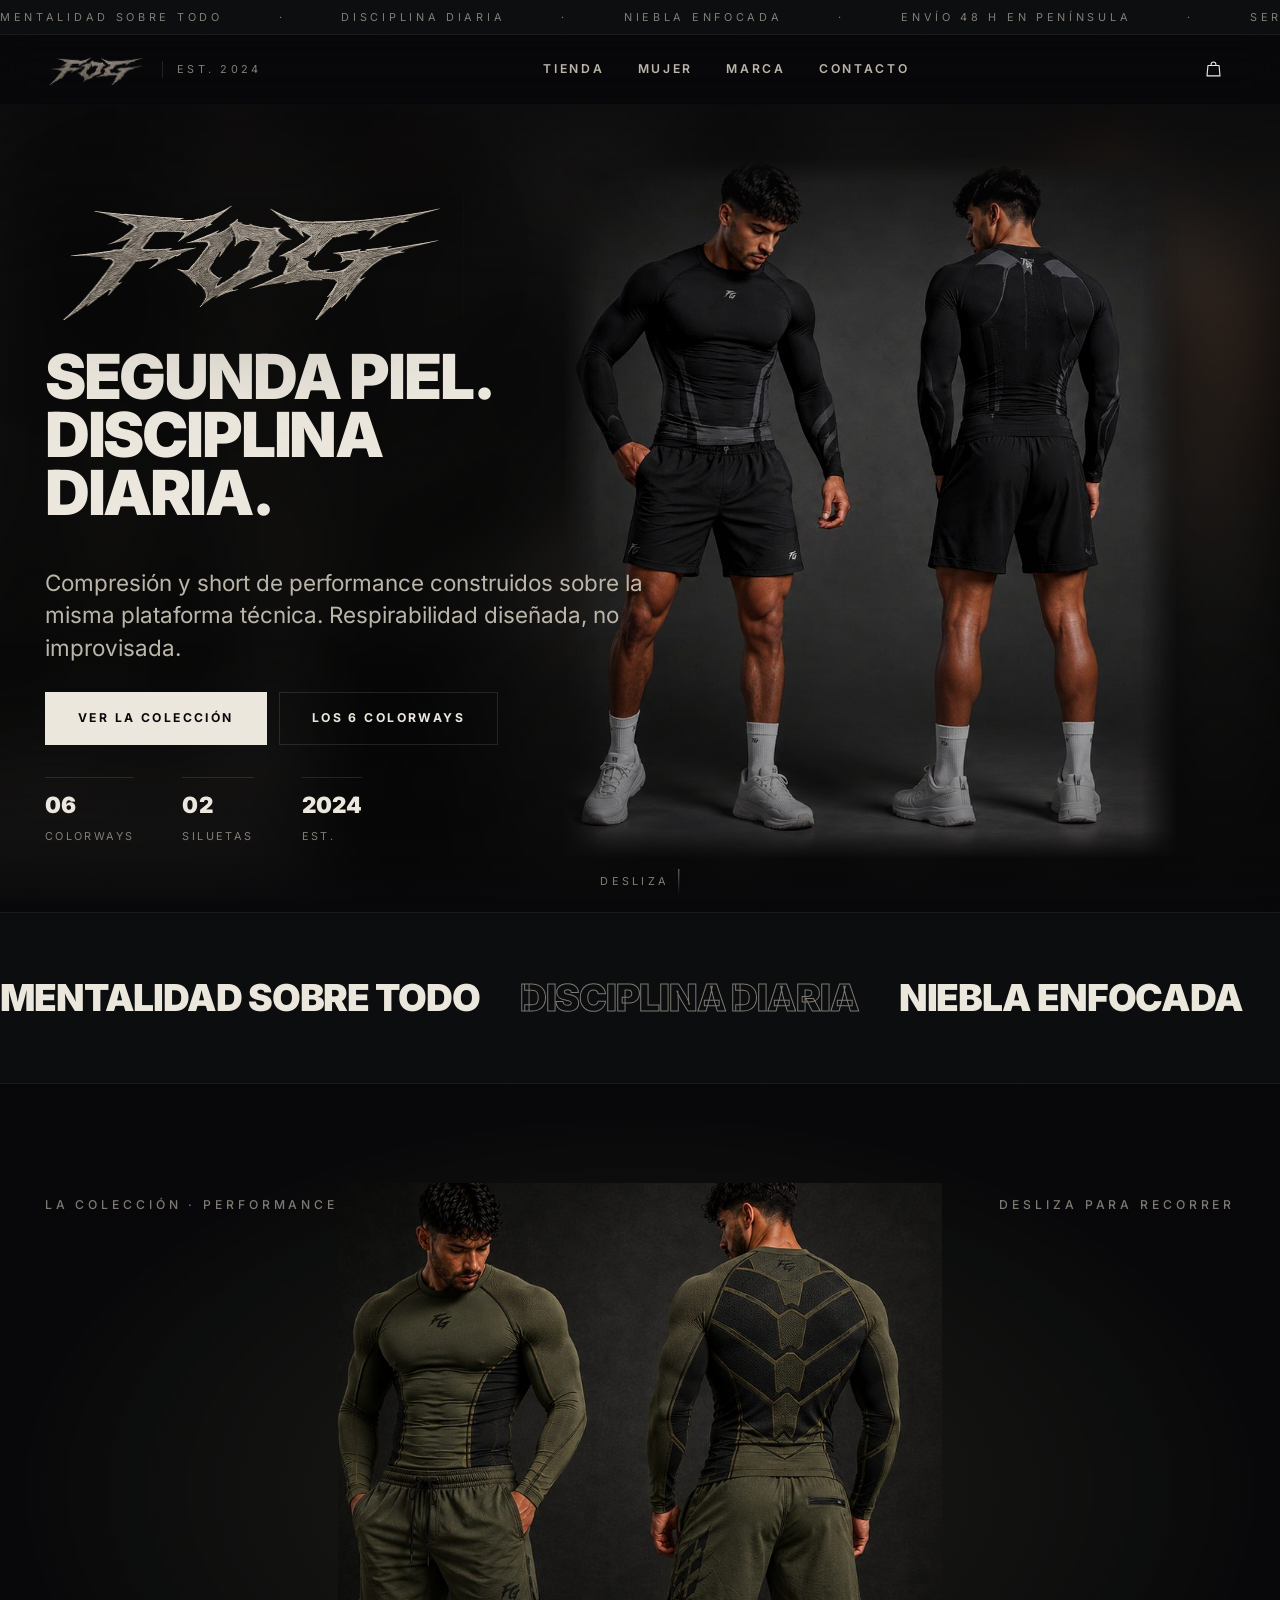
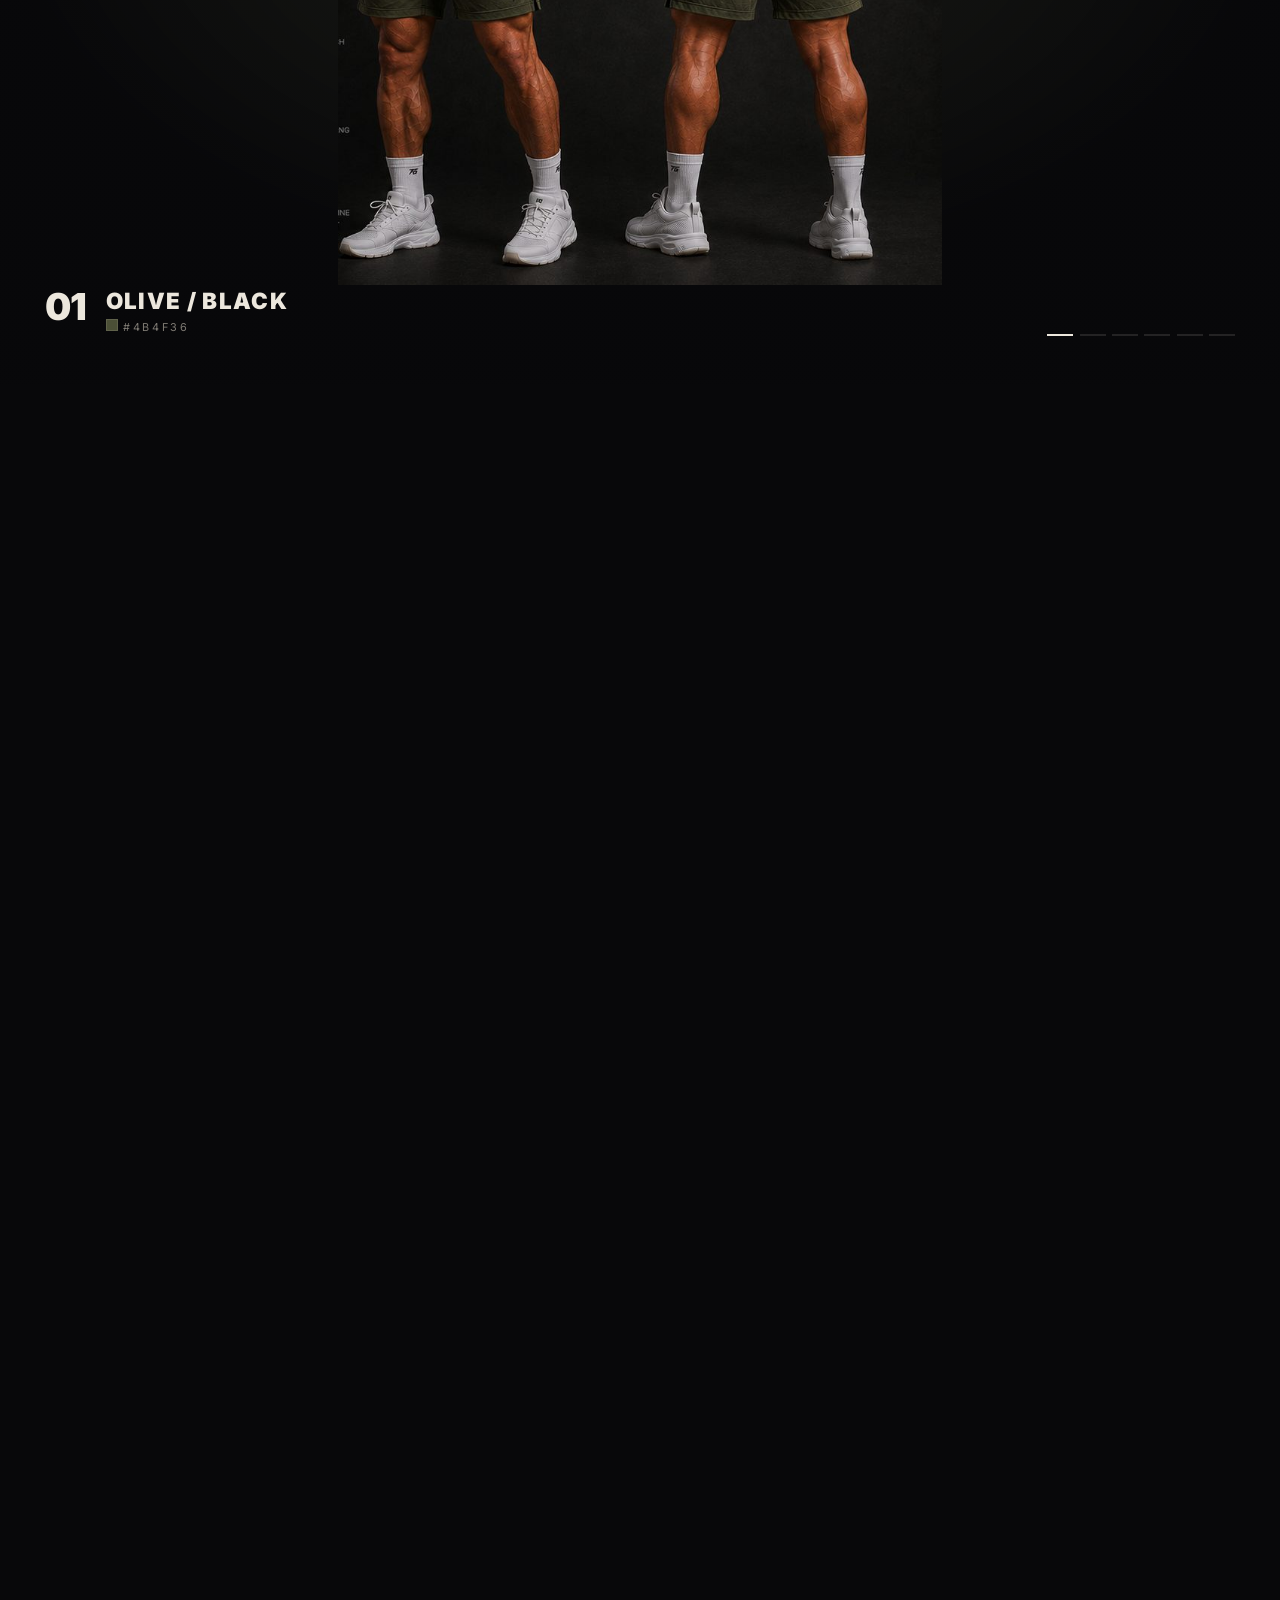
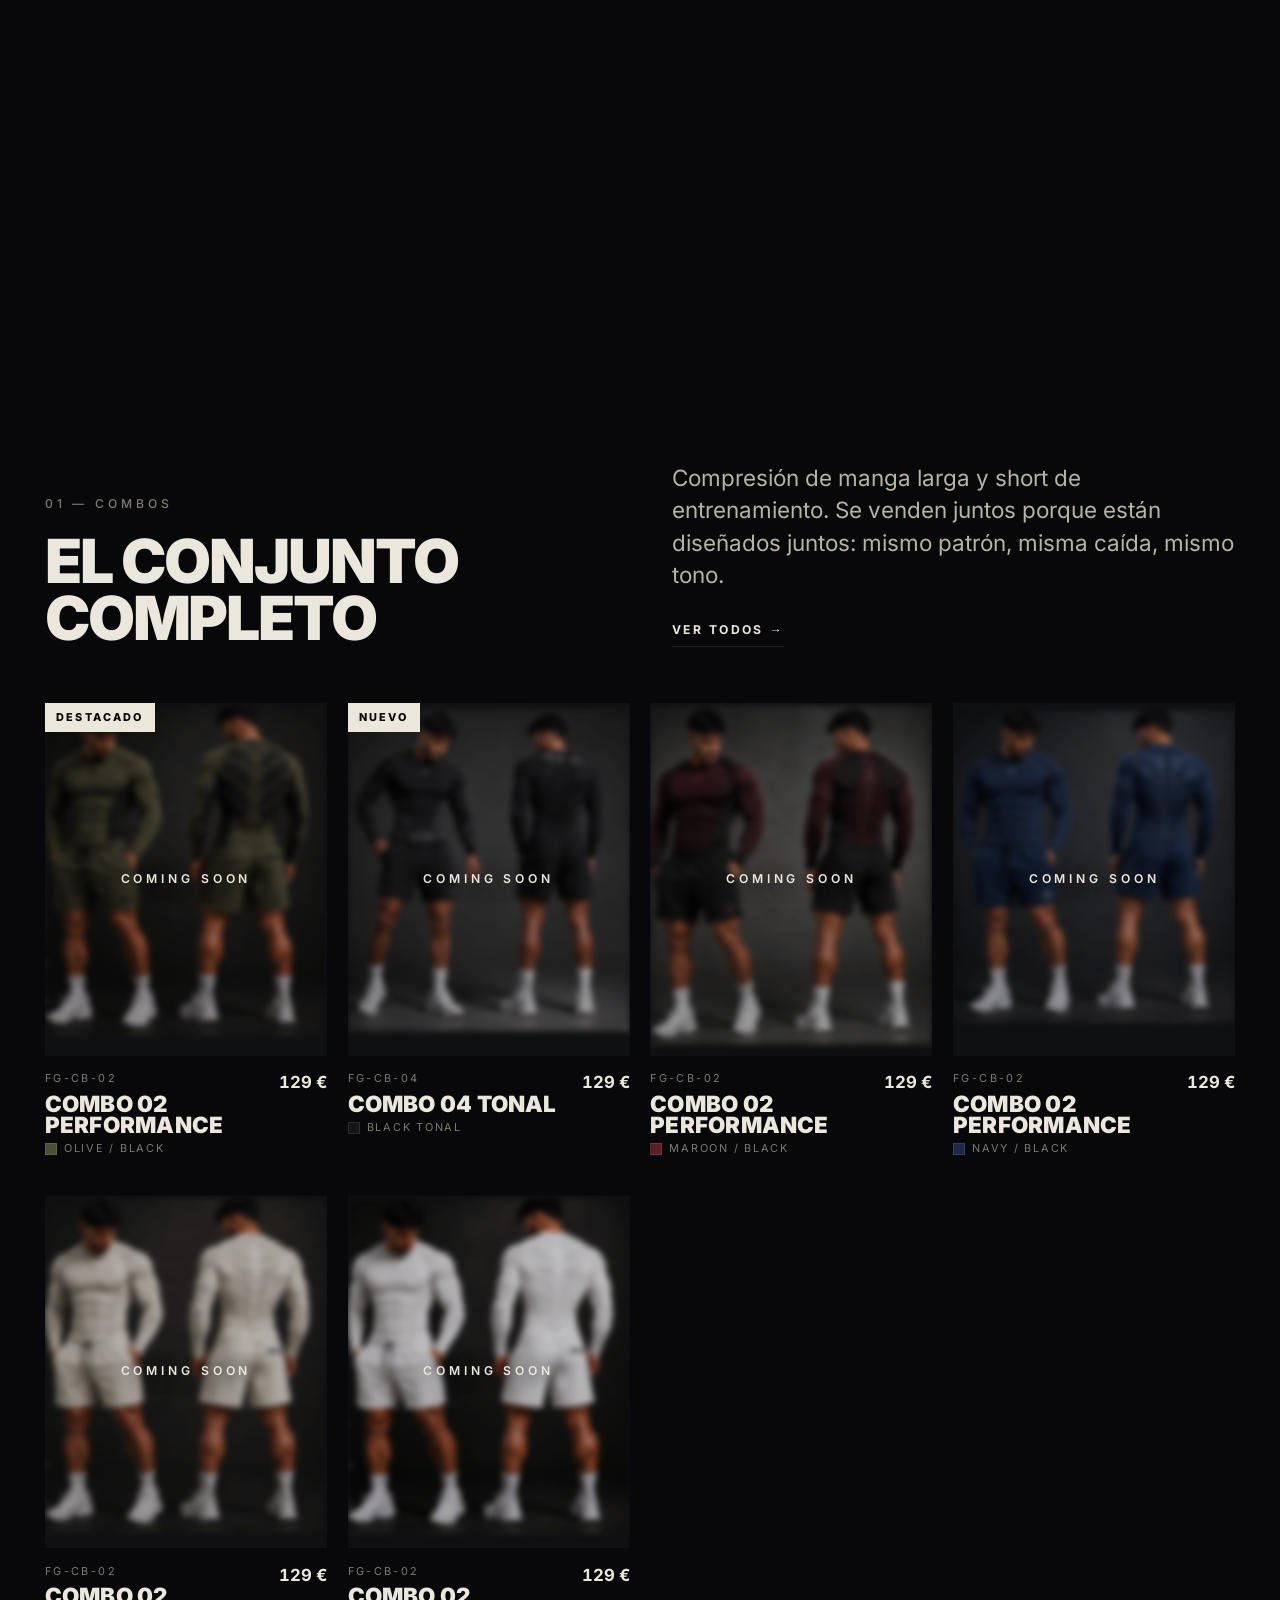
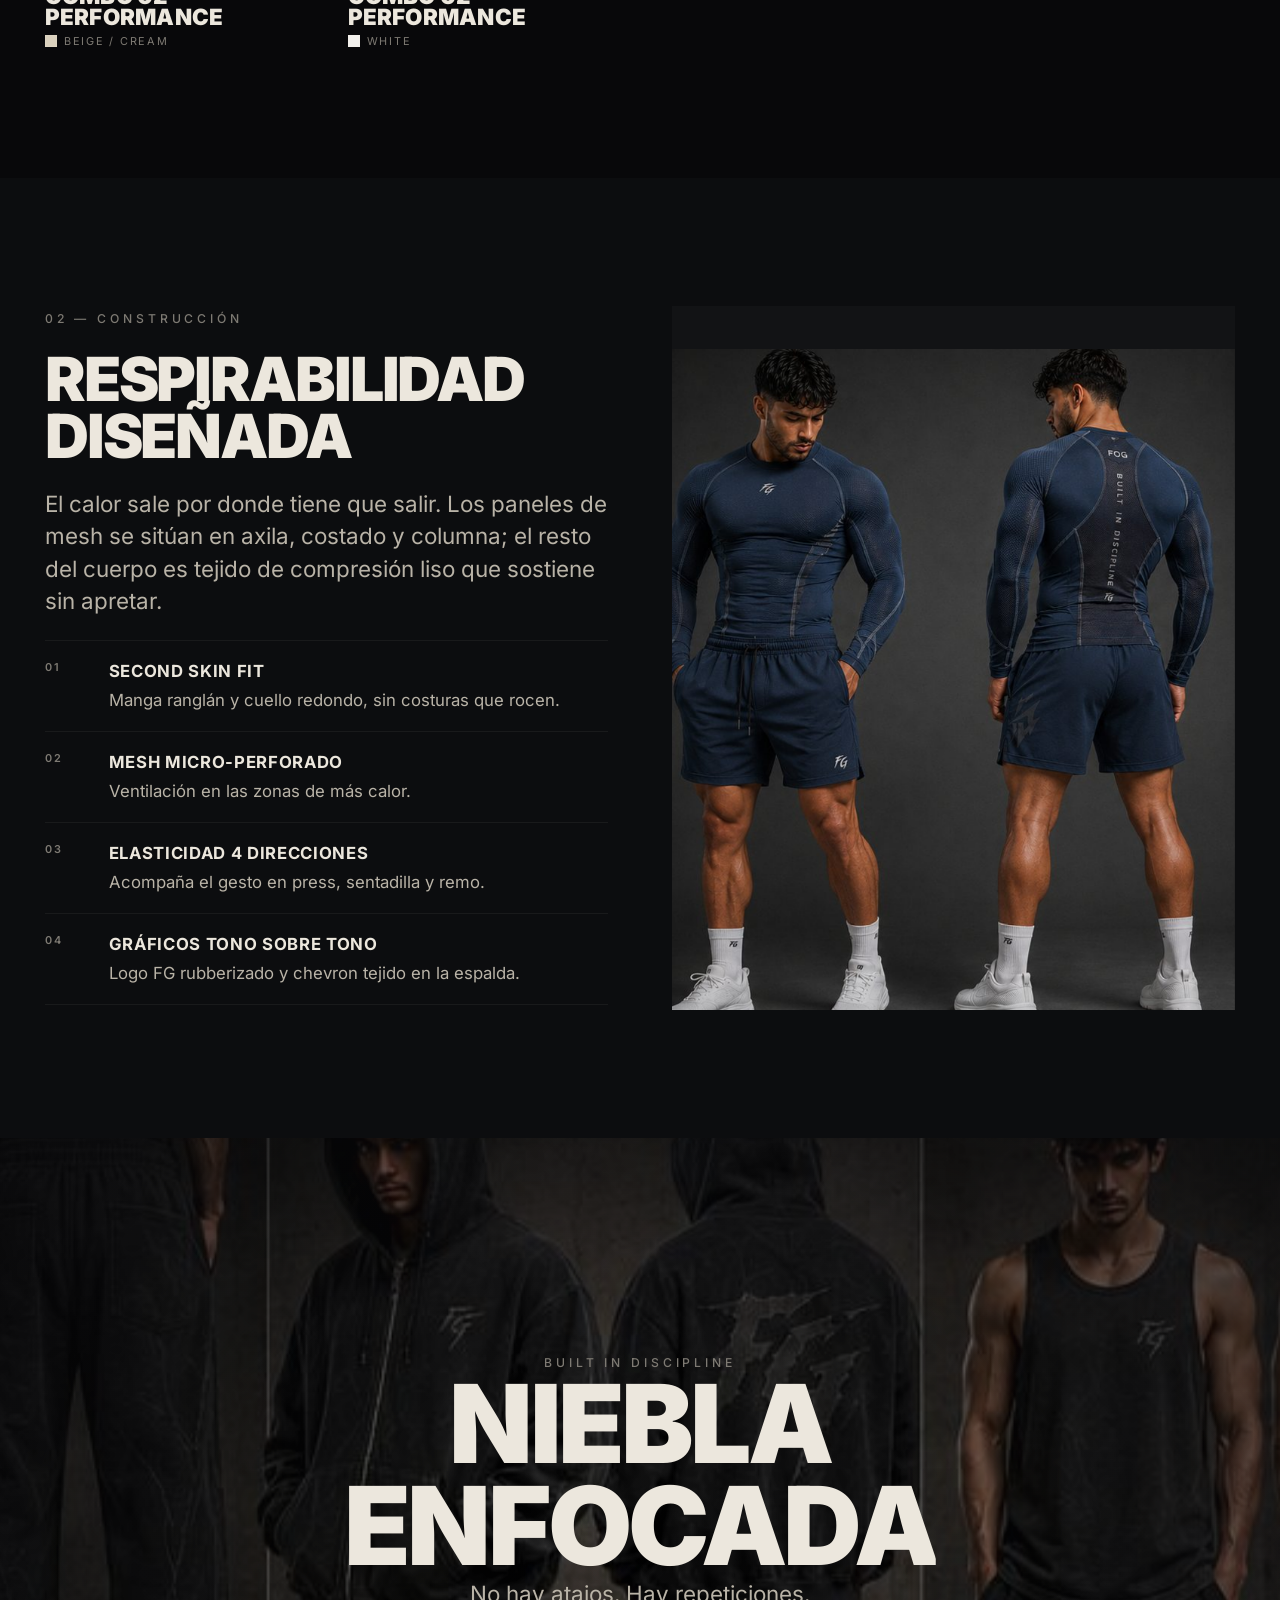
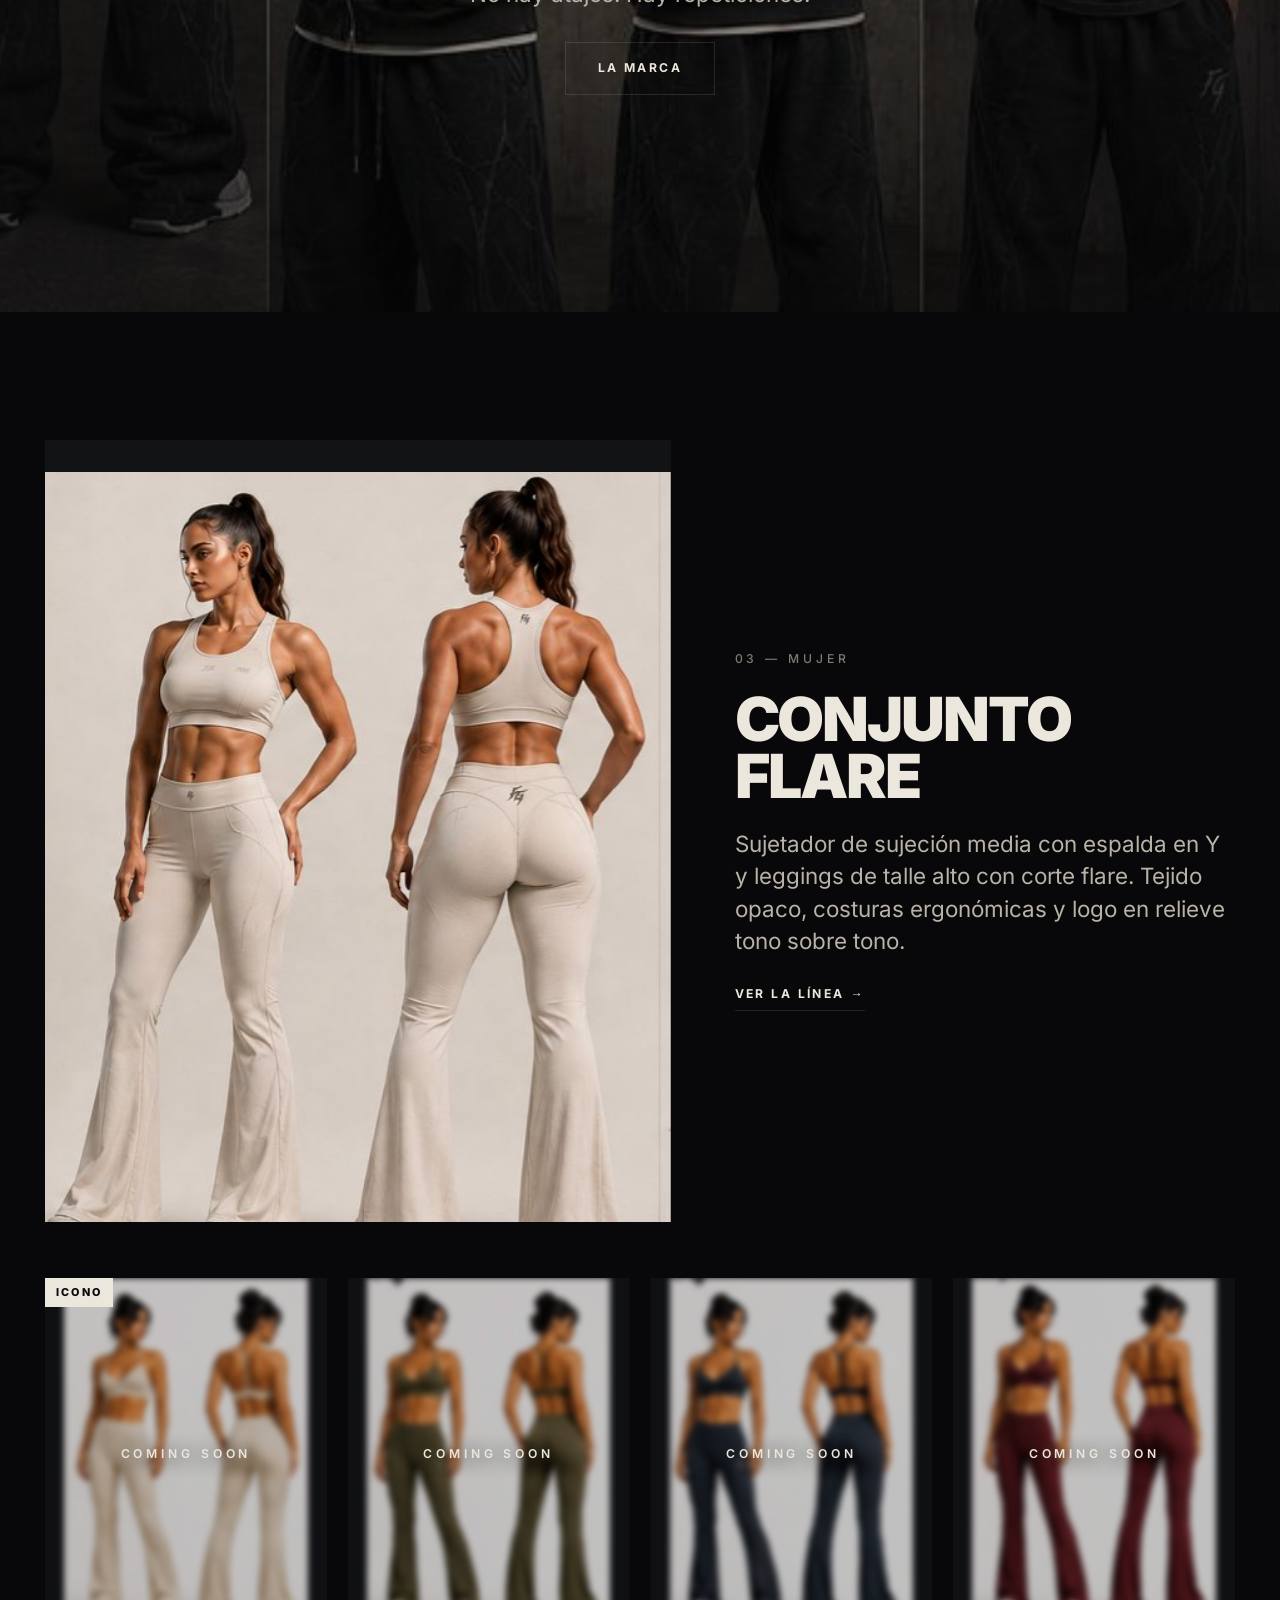
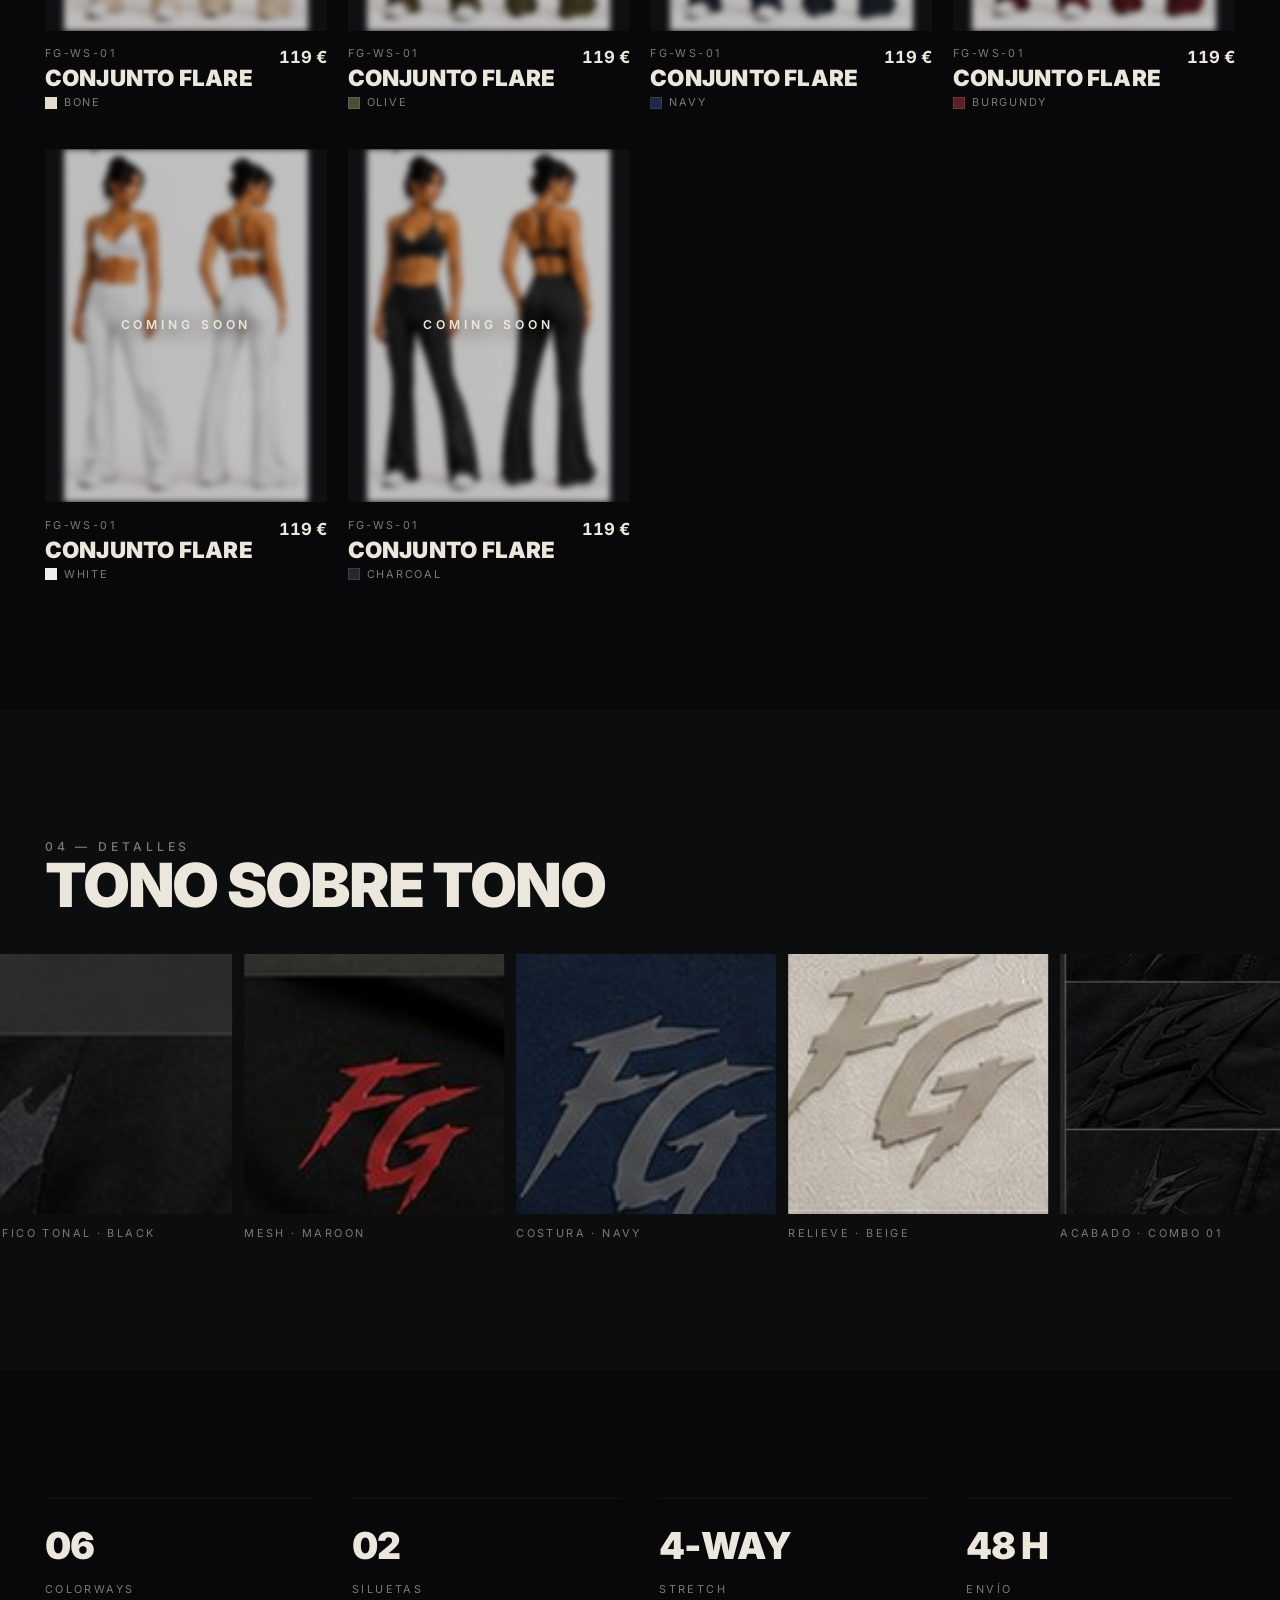
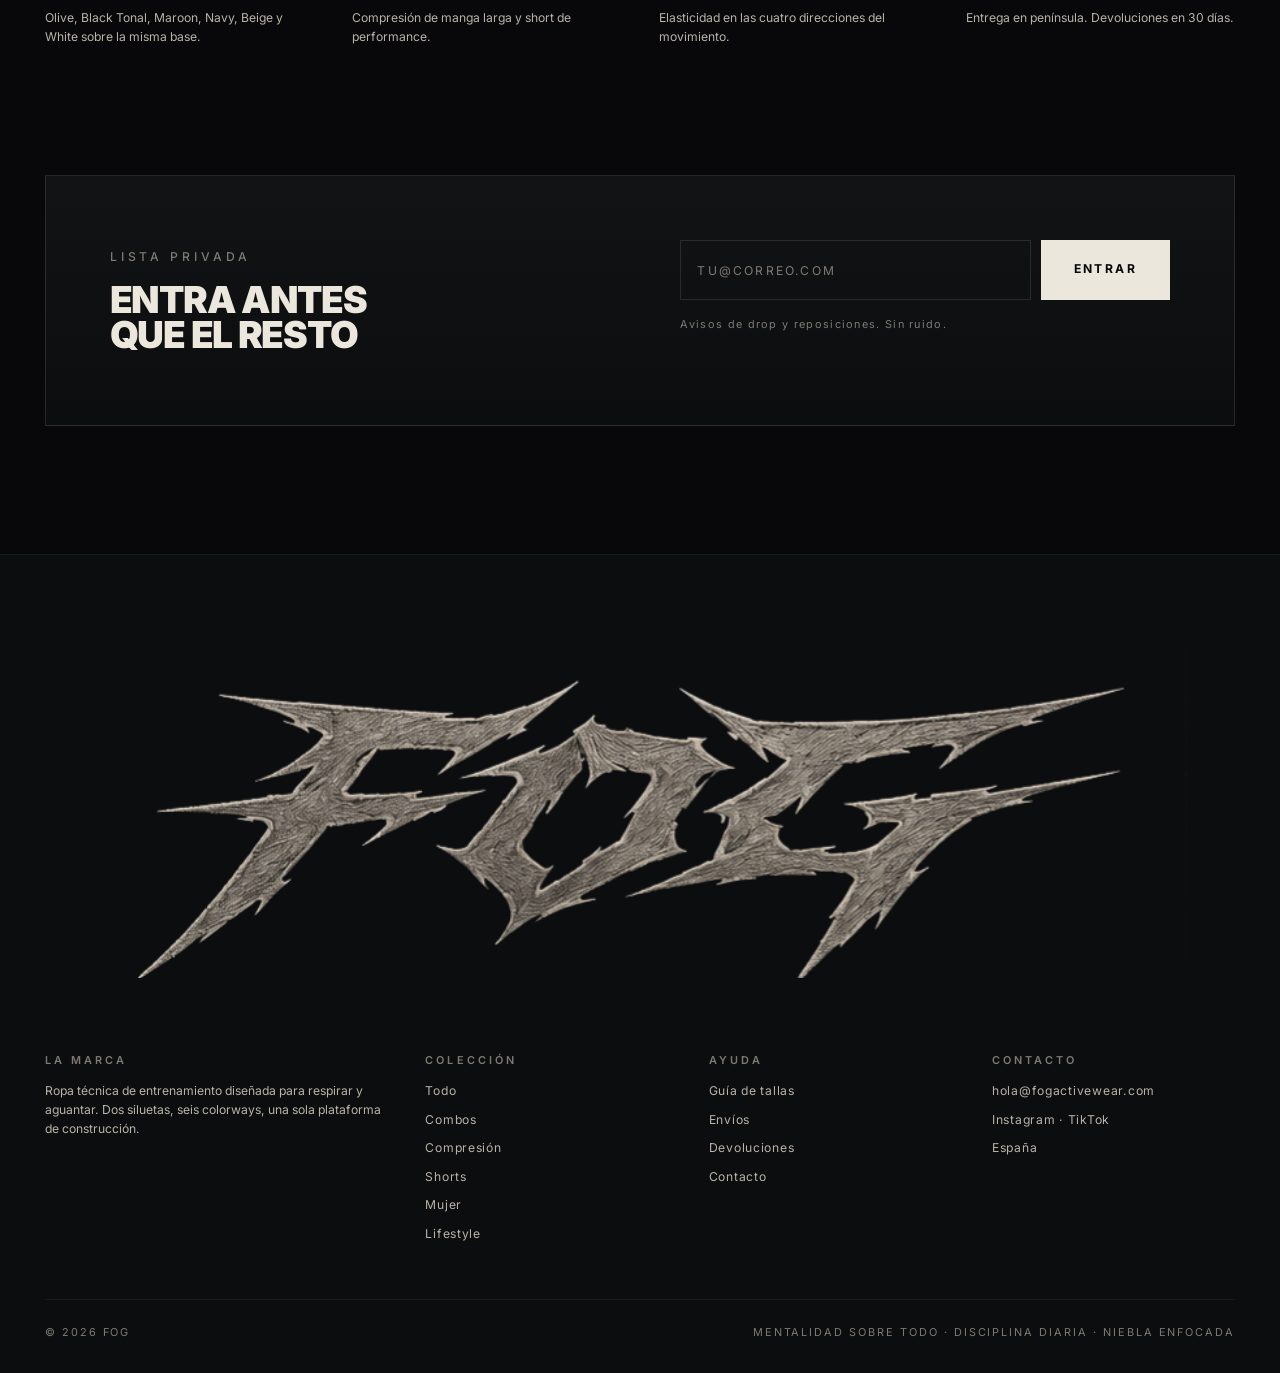
<file: index.html>
<!DOCTYPE html>
<html lang="es">
  <head>
    <meta charset="utf-8" />
    <meta name="viewport" content="width=device-width, initial-scale=1" />
    <title>FOG — Ropa técnica de entrenamiento</title>
    <meta name="description" content="FOG: compresión second skin, shorts de performance y conjuntos de mujer en seis colorways. Mentalidad sobre todo." />
    <meta name="theme-color" content="#08080a" />
    <meta name="color-scheme" content="dark" />
    <link rel="canonical" href="https://fogactivewear.com/" />
    <meta property="og:type" content="website" />
    <meta property="og:title" content="FOG — Ropa técnica de entrenamiento" />
    <meta property="og:description" content="FOG: compresión second skin, shorts de performance y conjuntos de mujer en seis colorways. Mentalidad sobre todo." />
    <meta property="og:url" content="https://fogactivewear.com/" />
    <meta property="og:image" content="https://fogactivewear.com/assets/img/men-black.jpg" />
    <meta name="twitter:card" content="summary_large_image" />
    <link rel="icon" href="data:image/svg+xml,%3Csvg xmlns='http://www.w3.org/2000/svg' viewBox='0 0 32 32'%3E%3Crect width='32' height='32' fill='%2308080a'/%3E%3Ctext x='16' y='23' font-family='Helvetica,Arial' font-size='16' font-weight='700' fill='%23c9bda8' text-anchor='middle'%3EFG%3C/text%3E%3C/svg%3E" />
    <link rel="preload" as="font" type="font/woff2" href="assets/fonts/inter-latin.woff2" crossorigin />
    <link rel="preload" as="image" href="assets/img/logo-wordmark.png" />
    <link rel="stylesheet" href="assets/css/styles.css" />
  </head>
  <body data-page="home">
    <a class="skip-link" href="#main">Saltar al contenido</a>

    <div class="ticker-top" aria-hidden="true">
      <div class="ticker-top__track">
        <span>Mentalidad sobre todo</span><span>·</span><span>Disciplina diaria</span>
        <span>·</span><span>Niebla enfocada</span><span>·</span>
        <span>Envío 48 h en península</span><span>·</span><span>Series limitadas</span>
        <span>·</span><span>Mentalidad sobre todo</span><span>·</span>
        <span>Disciplina diaria</span><span>·</span><span>Niebla enfocada</span>
        <span>·</span><span>Envío 48 h en península</span><span>·</span>
        <span>Series limitadas</span><span>·</span>
      </div>
    </div>

    <header class="site-header" data-header>
      <div class="wrap header-inner">
        <a class="brand" href="index.html" aria-label="FOG, inicio">
          <img src="assets/img/logo-wordmark.png" alt="FOG" width="845" height="256" />
          <span class="brand__sub">Est. 2024</span>
        </a>

        <nav class="nav" aria-label="Principal">
          <a href="tienda.html">Tienda</a>
          <a href="tienda.html?categoria=mujer">Mujer</a>
          <a href="marca.html">Marca</a>
          <a href="contacto.html">Contacto</a>
        </nav>

        <div class="header-actions">
          <button class="icon-btn" type="button" data-cart-open aria-label="Abrir el carrito">
            <svg viewBox="0 0 24 24" aria-hidden="true">
              <path d="M5 7h14l1.2 13H3.8L5 7Z" />
              <path d="M9 7V5.5a3 3 0 0 1 6 0V7" />
            </svg>
            <span class="cart-count" data-cart-count>0</span>
          </button>
          <button class="icon-btn nav-toggle" type="button" data-nav-open aria-label="Abrir el menú">
            <svg viewBox="0 0 24 24" aria-hidden="true">
              <path d="M3 8h18M3 16h18" />
            </svg>
          </button>
        </div>
      </div>
    </header>

    <div class="mobile-nav" data-mobile-nav aria-hidden="true">
      <div class="mobile-nav__top">
        <img src="assets/img/logo-wordmark.png" alt="FOG" style="width:96px" />
        <button class="icon-btn" type="button" data-nav-close aria-label="Cerrar el menú">
          <svg viewBox="0 0 24 24" aria-hidden="true"><path d="M6 6l12 12M18 6L6 18" /></svg>
        </button>
      </div>
      <nav class="mobile-nav__links" aria-label="Menú móvil">
        <a href="tienda.html" style="--i:0"><em>01</em>Tienda</a>
        <a href="tienda.html?categoria=mujer" style="--i:1"><em>02</em>Mujer</a>
        <a href="marca.html" style="--i:2"><em>03</em>Marca</a>
        <a href="contacto.html" style="--i:3"><em>04</em>Contacto</a>
      </nav>
      <div class="mobile-nav__foot">
        <span>hola@fogactivewear.com</span><span>Instagram</span><span>Est. 2024</span>
      </div>
    </div>

    <main id="main">
      <!-- ================= HERO ================= -->
      <section class="hero">
        <div class="hero__backdrop" aria-hidden="true">
          <img src="assets/img/lineup.jpg" alt="" width="1536" height="479" />
        </div>
        <div class="hero__figure" data-hero-media>
          <img class="img-fade" src="assets/img/men-black.jpg"
               alt="Combo 04 Black Tonal de FOG"
               width="770" height="945" fetchpriority="high" />
        </div>
        <div class="hero__veil" aria-hidden="true"></div>

        <div class="wrap hero__inner" data-hero-inner>
          <img class="hero__lockup" src="assets/img/logo-wordmark.png"
               alt="FOG" width="845" height="256" />
          <h1 class="hero__title">
            <span><i style="--i:0">Segunda piel.</i></span>
            <span><i style="--i:1">Disciplina</i></span>
            <span><i style="--i:2">diaria.</i></span>
          </h1>
          <div class="hero__row">
            <div>
              <p class="body-lg" style="margin-bottom:1.75rem">
                Compresión y short de performance construidos sobre la misma
                plataforma técnica. Respirabilidad diseñada, no improvisada.
              </p>
              <div class="hero__cta">
                <a class="btn" href="tienda.html"><span>Ver la colección</span></a>
                <a class="btn btn--ghost" href="#colorways"><span>Los 6 colorways</span></a>
              </div>
            </div>
            <div class="hero__stats">
              <div><strong>06</strong><span>Colorways</span></div>
              <div><strong>02</strong><span>Siluetas</span></div>
              <div><strong>2024</strong><span>Est.</span></div>
            </div>
          </div>
        </div>

        <p class="scroll-hint" aria-hidden="true">Desliza</p>
      </section>

      <!-- ================= MANIFIESTO ================= -->
      <section class="marquee" aria-label="Manifiesto">
        <div class="marquee__track" data-drift="0.5" data-drift-host>
          <span>Mentalidad sobre todo</span><span>Disciplina diaria</span>
          <span>Niebla enfocada</span><span>Built in discipline</span>
          <span>Mentalidad sobre todo</span><span>Disciplina diaria</span>
        </div>
      </section>

      <!-- ================= SECUENCIA DE COLORWAYS ================= -->
      <section class="sequence" id="colorways" data-sequence aria-label="Colorways de la colección">
        <div class="sequence__sticky">
          <div class="sequence__bg" data-seq-bg></div>
          <p class="sequence__word" data-seq-word>Olive</p>
          <div class="sequence__stage" data-seq-stage></div>

          <div class="sequence__head">
            <p class="label">La colección · Performance</p>
            <p class="label">Desliza para recorrer</p>
          </div>

          <div class="sequence__meta">
            <p class="sequence__index" data-seq-index>01</p>
            <div>
              <p class="sequence__name" data-seq-name>Olive / Black</p>
              <p class="sequence__hex">
                <i class="sequence__swatch" data-seq-swatch style="background:#4b4f36"></i>
                <span data-seq-hex>#4b4f36</span>
              </p>
            </div>
          </div>

          <div class="sequence__bar" data-bar></div>
        </div>
      </section>

      <!-- ================= COMBOS ================= -->
      <section class="section wrap">
        <div class="split" style="align-items:flex-end;margin-bottom:clamp(2rem,5vw,3.5rem)">
          <div data-reveal>
            <p class="label" style="margin-bottom:1.2rem">01 — Combos</p>
            <h2 class="h-lg">El conjunto<br />completo</h2>
          </div>
          <div data-reveal style="--i:1">
            <p class="body-lg">
              Compresión de manga larga y short de entrenamiento. Se venden juntos
              porque están diseñados juntos: mismo patrón, misma caída, mismo tono.
            </p>
            <p style="margin-top:1.5rem"><a class="arrow-link" href="tienda.html?categoria=combos">Ver todos →</a></p>
          </div>
        </div>
        <div class="grid" data-featured="6"></div>
      </section>

      <!-- ================= EDITORIAL: TEJIDO ================= -->
      <section class="section" style="background:var(--ink)">
        <div class="wrap split split--reverse">
          <div class="split__media" data-reveal="clip">
            <img src="assets/img/edit-navy.jpg" alt="Detalle del panel de mesh en la espalda"
                 width="795" height="945" loading="lazy" data-parallax="0.07" />
          </div>
          <div class="split__body">
            <p class="label" data-reveal>02 — Construcción</p>
            <h2 class="h-lg" data-reveal style="--i:1">Respirabilidad<br />diseñada</h2>
            <p class="body-lg" data-reveal style="--i:2">
              El calor sale por donde tiene que salir. Los paneles de mesh se sitúan
              en axila, costado y columna; el resto del cuerpo es tejido de
              compresión liso que sostiene sin apretar.
            </p>
            <ul class="feature-list" data-reveal style="--i:3">
              <li><b>01</b><span><strong>Second skin fit</strong>Manga ranglán y cuello redondo, sin costuras que rocen.</span></li>
              <li><b>02</b><span><strong>Mesh micro-perforado</strong>Ventilación en las zonas de más calor.</span></li>
              <li><b>03</b><span><strong>Elasticidad 4 direcciones</strong>Acompaña el gesto en press, sentadilla y remo.</span></li>
              <li><b>04</b><span><strong>Gráficos tono sobre tono</strong>Logo FG rubberizado y chevron tejido en la espalda.</span></li>
            </ul>
          </div>
        </div>
      </section>

      <!-- ================= BANDA A PANTALLA COMPLETA ================= -->
      <section class="band">
        <div class="band__media" data-parallax="0.06">
          <img src="assets/img/lineup.jpg" alt="Línea completa de FOG"
               width="1536" height="479" loading="lazy" />
        </div>
        <div class="band__inner">
          <p class="label" data-reveal>Built in discipline</p>
          <h2 class="h-xl" data-reveal style="--i:1">Niebla<br />enfocada</h2>
          <p class="body-lg" data-reveal style="--i:2;margin-inline:auto">
            No hay atajos. Hay repeticiones.
          </p>
          <p style="margin-top:2rem" data-reveal><a class="btn btn--ghost" href="marca.html"><span>La marca</span></a></p>
        </div>
      </section>

      <!-- ================= MUJER ================= -->
      <section class="section wrap">
        <div class="split split--wide" style="margin-bottom:clamp(2rem,5vw,3.5rem)">
          <div class="split__media" data-reveal="clip" style="aspect-ratio:4/5">
            <img src="assets/img/combo01-women.jpg" alt="Conjunto flare de FOG"
                 width="1000" height="1280" loading="lazy" data-parallax="0.05" />
          </div>
          <div class="split__body">
            <p class="label" data-reveal>03 — Mujer</p>
            <h2 class="h-lg" data-reveal style="--i:1">Conjunto<br />flare</h2>
            <p class="body-lg" data-reveal style="--i:2">
              Sujetador de sujeción media con espalda en Y y leggings de talle alto
              con corte flare. Tejido opaco, costuras ergonómicas y logo en relieve
              tono sobre tono.
            </p>
            <p data-reveal style="--i:3"><a class="arrow-link" href="tienda.html?categoria=mujer">Ver la línea →</a></p>
          </div>
        </div>
        <div class="grid" data-women-grid></div>
      </section>

      <!-- ================= TEXTURAS ================= -->
      <section class="section" style="background:var(--ink)" data-drift-host>
        <div class="wrap" style="margin-bottom:clamp(1.5rem,4vw,2.5rem)">
          <p class="label" data-reveal>04 — Detalles</p>
          <h2 class="h-lg" data-reveal style="--i:1">Tono sobre tono</h2>
        </div>
        <div class="strip-viewport">
          <div class="strip" data-drift="0.55">
            <figure><img src="assets/img/tex-olive.jpg" alt="Logo FG rubberizado sobre olive" loading="lazy" /><figcaption>Logo rubberizado · Olive</figcaption></figure>
            <figure><img src="assets/img/tex-black.jpg" alt="Gráfico tonal sobre negro" loading="lazy" /><figcaption>Gráfico tonal · Black</figcaption></figure>
            <figure><img src="assets/img/tex-maroon.jpg" alt="Panel de mesh sobre maroon" loading="lazy" /><figcaption>Mesh · Maroon</figcaption></figure>
            <figure><img src="assets/img/tex-navy.jpg" alt="Costura sobre navy" loading="lazy" /><figcaption>Costura · Navy</figcaption></figure>
            <figure><img src="assets/img/tex-beige.jpg" alt="Relieve sobre beige" loading="lazy" /><figcaption>Relieve · Beige</figcaption></figure>
            <figure><img src="assets/img/tex-premium.jpg" alt="Acabado premium del hoodie" loading="lazy" /><figcaption>Acabado · Combo 01</figcaption></figure>
            <figure><img src="assets/img/tex-white.jpg" alt="Gráfico blanco sobre blanco" loading="lazy" /><figcaption>White on white</figcaption></figure>
          </div>
        </div>
      </section>

      <!-- ================= CIFRAS ================= -->
      <section class="section wrap">
        <div class="spec-grid">
          <div class="spec" data-reveal><strong>06</strong><span>Colorways</span><p>Olive, Black Tonal, Maroon, Navy, Beige y White sobre la misma base.</p></div>
          <div class="spec" data-reveal style="--i:1"><strong>02</strong><span>Siluetas</span><p>Compresión de manga larga y short de performance.</p></div>
          <div class="spec" data-reveal style="--i:2"><strong>4-way</strong><span>Stretch</span><p>Elasticidad en las cuatro direcciones del movimiento.</p></div>
          <div class="spec" data-reveal style="--i:3"><strong>48 h</strong><span>Envío</span><p>Entrega en península. Devoluciones en 30 días.</p></div>
        </div>
      </section>

      <!-- ================= BOLETÍN ================= -->
      <section class="section wrap" style="padding-top:0">
        <div class="newsletter" data-reveal>
          <div>
            <p class="label" style="margin-bottom:1rem">Lista privada</p>
            <h2 class="h-md">Entra antes<br />que el resto</h2>
          </div>
          <form data-form data-success="Dentro. Te avisamos antes de cada drop."
                data-toast="Suscripción registrada" novalidate>
            <div class="field-row">
              <label class="vh" for="news-email">Tu correo</label>
              <input id="news-email" name="email" type="email" required
                     placeholder="tu@correo.com" autocomplete="email" />
              <button class="btn" type="submit"><span>Entrar</span></button>
            </div>
            <p class="form-note">Avisos de drop y reposiciones. Sin ruido.</p>
            <p class="form-status" data-form-status role="status"></p>
          </form>
        </div>
      </section>
    </main>

    <footer class="site-footer">
      <div class="wrap">
        <img class="footer-mark" src="assets/img/logo-wordmark.png" alt="FOG"
             width="845" height="256" loading="lazy" data-reveal="fade" />

        <div class="footer-grid">
          <div class="footer-col">
            <h4>La marca</h4>
            <p class="body" style="font-size:var(--step--1)">
              Ropa técnica de entrenamiento diseñada para respirar y aguantar.
              Dos siluetas, seis colorways, una sola plataforma de construcción.
            </p>
          </div>
          <div class="footer-col">
            <h4>Colección</h4>
            <ul>
              <li><a href="tienda.html">Todo</a></li>
              <li><a href="tienda.html?categoria=combos">Combos</a></li>
              <li><a href="tienda.html?categoria=compresion">Compresión</a></li>
              <li><a href="tienda.html?categoria=shorts">Shorts</a></li>
              <li><a href="tienda.html?categoria=mujer">Mujer</a></li>
              <li><a href="tienda.html?categoria=lifestyle">Lifestyle</a></li>
            </ul>
          </div>
          <div class="footer-col">
            <h4>Ayuda</h4>
            <ul>
              <li><a href="contacto.html#faq">Guía de tallas</a></li>
              <li><a href="contacto.html#faq">Envíos</a></li>
              <li><a href="contacto.html#faq">Devoluciones</a></li>
              <li><a href="contacto.html">Contacto</a></li>
            </ul>
          </div>
          <div class="footer-col">
            <h4>Contacto</h4>
            <ul>
              <li><a href="mailto:hola@fogactivewear.com">hola@fogactivewear.com</a></li>
              <li>Instagram · TikTok</li>
              <li>España</li>
            </ul>
          </div>
        </div>

        <div class="footer-bottom">
          <p>© <span data-year>2026</span> FOG</p>
          <p>Mentalidad sobre todo · Disciplina diaria · Niebla enfocada</p>
        </div>
      </div>
    </footer>

    <div class="overlay" data-overlay></div>

    <aside class="drawer" data-drawer role="dialog" aria-modal="true"
           aria-label="Carrito" aria-hidden="true">
      <div class="drawer__head">
        <p class="drawer__title">Carrito</p>
        <button class="icon-btn" type="button" data-cart-close aria-label="Cerrar el carrito">
          <svg viewBox="0 0 24 24" aria-hidden="true"><path d="M6 6l12 12M18 6L6 18" /></svg>
        </button>
      </div>
      <div class="drawer__body" data-cart-body></div>
      <div class="drawer__foot" data-cart-foot hidden>
        <div class="totals"><span>Subtotal</span><strong data-cart-total>0 €</strong></div>
        <p class="dim" style="font-size:var(--step--2);letter-spacing:.16em;text-transform:uppercase">
          Impuestos incluidos · Envío calculado en el pago
        </p>
        <button class="btn btn--block" type="button" data-checkout><span>Finalizar compra</span></button>
      </div>
    </aside>

    <div class="modal" data-modal role="dialog" aria-modal="true"
         aria-label="Ficha de producto" aria-hidden="true">
      <div class="modal__panel">
        <button class="modal__close" type="button" data-modal-close aria-label="Cerrar">✕</button>
        <div class="modal__media" data-modal-media></div>
        <div class="modal__body">
          <p class="label" data-modal-code></p>
          <h2 class="h-md" data-modal-name></h2>
          <p class="card__color">
            <i class="sequence__swatch" data-modal-swatch></i><span data-modal-color></span>
          </p>
          <div class="price-row">
            <strong data-modal-price></strong>
            <span class="label">IVA incluido</span>
          </div>
          <p class="body" data-modal-desc></p>
          <div>
            <p class="label" style="margin-bottom:.7rem">Talla</p>
            <div class="size-list" data-modal-sizes></div>
          </div>
          <ul class="spec-list" data-modal-specs></ul>
          <button class="btn btn--block" type="button" data-modal-add><span>Añadir al carrito</span></button>
        </div>
      </div>
    </div>

    <script src="assets/js/products.js"></script>
    <script src="assets/js/site.js"></script>

  </body>
</html>
</file>
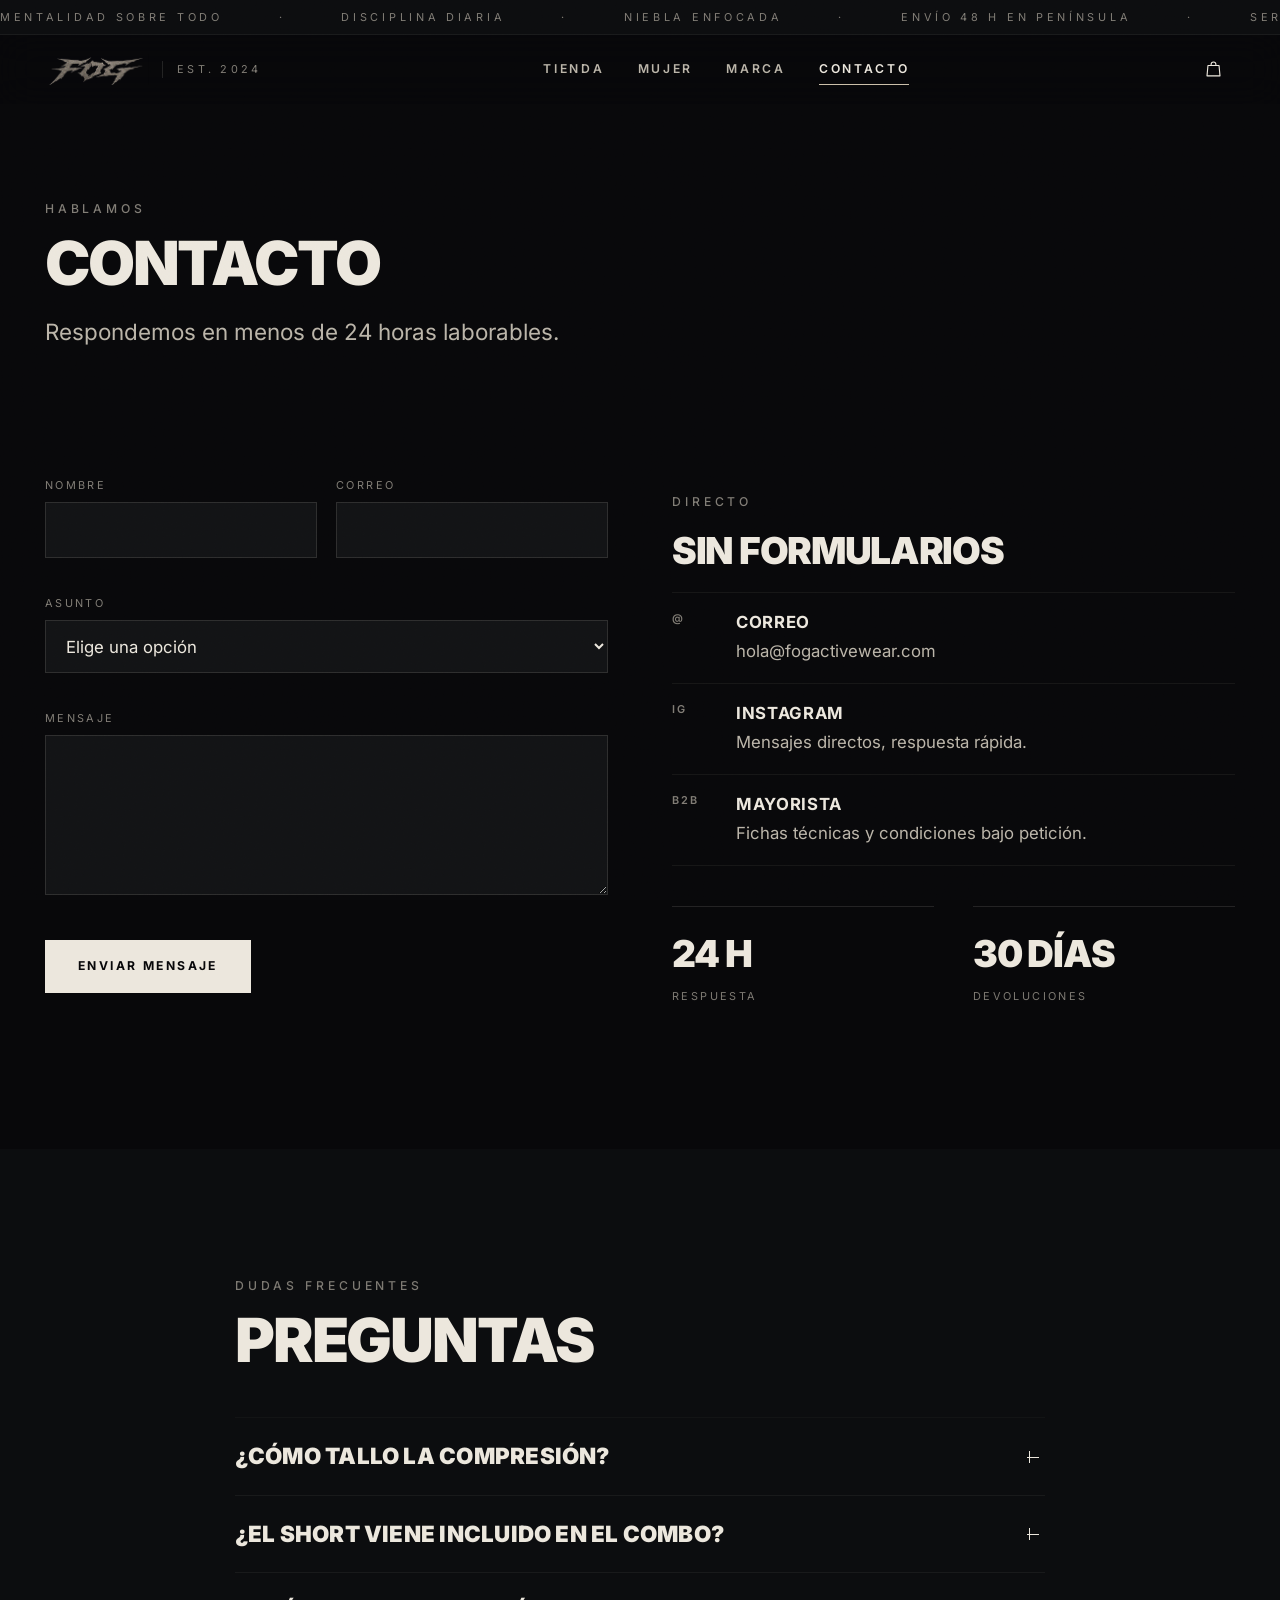
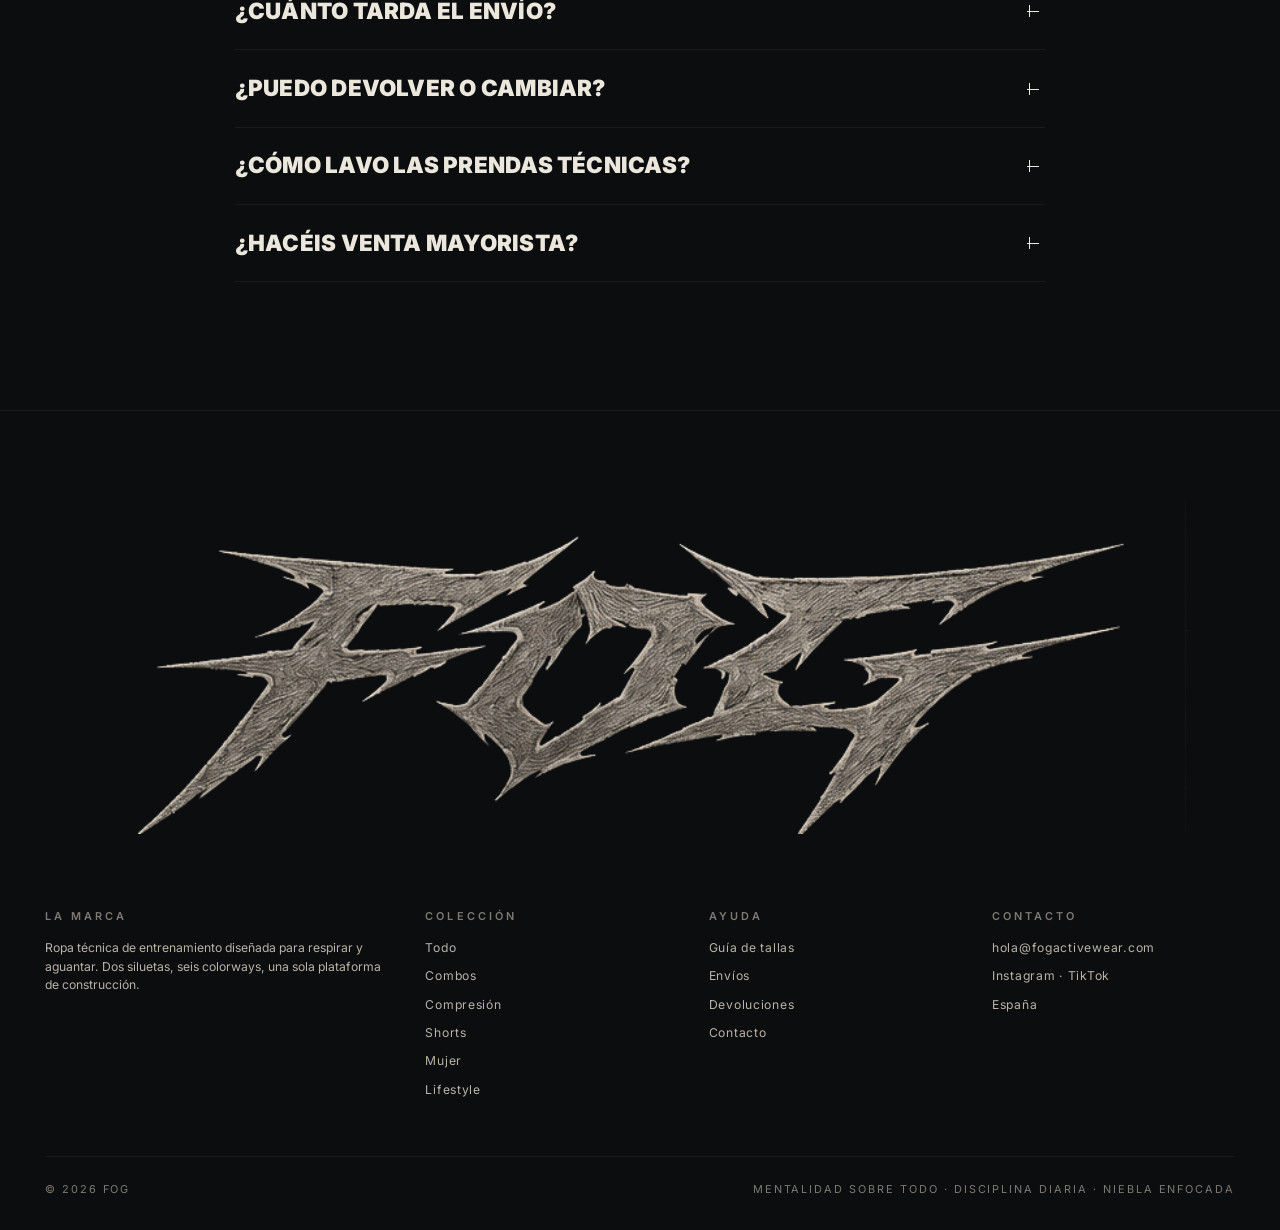
<file: contacto.html>
<!DOCTYPE html>
<html lang="es">
  <head>
    <meta charset="utf-8" />
    <meta name="viewport" content="width=device-width, initial-scale=1" />
    <title>Contacto — FOG</title>
    <meta name="description" content="Escríbenos por tallaje, pedidos, devoluciones o colaboraciones." />
    <meta name="theme-color" content="#08080a" />
    <meta name="color-scheme" content="dark" />
    <link rel="canonical" href="https://fogactivewear.com/contacto.html" />
    <meta property="og:type" content="website" />
    <meta property="og:title" content="Contacto — FOG" />
    <meta property="og:description" content="Escríbenos por tallaje, pedidos, devoluciones o colaboraciones." />
    <meta property="og:url" content="https://fogactivewear.com/contacto.html" />
    <meta property="og:image" content="https://fogactivewear.com/assets/img/men-black.jpg" />
    <meta name="twitter:card" content="summary_large_image" />
    <link rel="icon" href="data:image/svg+xml,%3Csvg xmlns='http://www.w3.org/2000/svg' viewBox='0 0 32 32'%3E%3Crect width='32' height='32' fill='%2308080a'/%3E%3Ctext x='16' y='23' font-family='Helvetica,Arial' font-size='16' font-weight='700' fill='%23c9bda8' text-anchor='middle'%3EFG%3C/text%3E%3C/svg%3E" />
    <link rel="preload" as="font" type="font/woff2" href="assets/fonts/inter-latin.woff2" crossorigin />
    <link rel="preload" as="image" href="assets/img/logo-wordmark.png" />
    <link rel="stylesheet" href="assets/css/styles.css" />
  </head>
  <body data-page="contact">
    <a class="skip-link" href="#main">Saltar al contenido</a>

    <div class="ticker-top" aria-hidden="true">
      <div class="ticker-top__track">
        <span>Mentalidad sobre todo</span><span>·</span><span>Disciplina diaria</span>
        <span>·</span><span>Niebla enfocada</span><span>·</span>
        <span>Envío 48 h en península</span><span>·</span><span>Series limitadas</span>
        <span>·</span><span>Mentalidad sobre todo</span><span>·</span>
        <span>Disciplina diaria</span><span>·</span><span>Niebla enfocada</span>
        <span>·</span><span>Envío 48 h en península</span><span>·</span>
        <span>Series limitadas</span><span>·</span>
      </div>
    </div>

    <header class="site-header" data-header>
      <div class="wrap header-inner">
        <a class="brand" href="index.html" aria-label="FOG, inicio">
          <img src="assets/img/logo-wordmark.png" alt="FOG" width="845" height="256" />
          <span class="brand__sub">Est. 2024</span>
        </a>

        <nav class="nav" aria-label="Principal">
          <a href="tienda.html">Tienda</a>
          <a href="tienda.html?categoria=mujer">Mujer</a>
          <a href="marca.html">Marca</a>
          <a href="contacto.html">Contacto</a>
        </nav>

        <div class="header-actions">
          <button class="icon-btn" type="button" data-cart-open aria-label="Abrir el carrito">
            <svg viewBox="0 0 24 24" aria-hidden="true">
              <path d="M5 7h14l1.2 13H3.8L5 7Z" />
              <path d="M9 7V5.5a3 3 0 0 1 6 0V7" />
            </svg>
            <span class="cart-count" data-cart-count>0</span>
          </button>
          <button class="icon-btn nav-toggle" type="button" data-nav-open aria-label="Abrir el menú">
            <svg viewBox="0 0 24 24" aria-hidden="true">
              <path d="M3 8h18M3 16h18" />
            </svg>
          </button>
        </div>
      </div>
    </header>

    <div class="mobile-nav" data-mobile-nav aria-hidden="true">
      <div class="mobile-nav__top">
        <img src="assets/img/logo-wordmark.png" alt="FOG" style="width:96px" />
        <button class="icon-btn" type="button" data-nav-close aria-label="Cerrar el menú">
          <svg viewBox="0 0 24 24" aria-hidden="true"><path d="M6 6l12 12M18 6L6 18" /></svg>
        </button>
      </div>
      <nav class="mobile-nav__links" aria-label="Menú móvil">
        <a href="tienda.html" style="--i:0"><em>01</em>Tienda</a>
        <a href="tienda.html?categoria=mujer" style="--i:1"><em>02</em>Mujer</a>
        <a href="marca.html" style="--i:2"><em>03</em>Marca</a>
        <a href="contacto.html" style="--i:3"><em>04</em>Contacto</a>
      </nav>
      <div class="mobile-nav__foot">
        <span>hola@fogactivewear.com</span><span>Instagram</span><span>Est. 2024</span>
      </div>
    </div>

    <main id="main">
      <section class="wrap" style="padding-top:clamp(3rem,8vw,6rem)">
        <p class="label" data-reveal>Hablamos</p>
        <h1 class="h-lg" data-reveal style="--i:1;margin-top:1rem">Contacto</h1>
        <p class="body-lg" data-reveal style="--i:2;margin-top:1.5rem">
          Respondemos en menos de 24 horas laborables.
        </p>
      </section>

      <section class="section wrap">
        <div class="split">
          <div class="split__body">
            <form class="form-grid form-grid--2" data-form
                  data-success="Mensaje enviado. Te respondemos en menos de 24 h."
                  data-toast="Mensaje enviado" novalidate>
              <div class="field">
                <label for="nombre">Nombre</label>
                <input id="nombre" name="nombre" type="text" required autocomplete="name" />
                <small data-error-for="nombre"></small>
              </div>
              <div class="field">
                <label for="email">Correo</label>
                <input id="email" name="email" type="email" required autocomplete="email" />
                <small data-error-for="email"></small>
              </div>
              <div class="field full">
                <label for="asunto">Asunto</label>
                <select id="asunto" name="asunto" required>
                  <option value="">Elige una opción</option>
                  <option value="tallaje">Tallaje</option>
                  <option value="pedido">Mi pedido</option>
                  <option value="devolucion">Devolución o cambio</option>
                  <option value="mayorista">Venta mayorista</option>
                  <option value="prensa">Prensa y colaboraciones</option>
                  <option value="otro">Otro</option>
                </select>
                <small data-error-for="asunto"></small>
              </div>
              <div class="field full">
                <label for="mensaje">Mensaje</label>
                <textarea id="mensaje" name="mensaje" required minlength="10"></textarea>
                <small data-error-for="mensaje"></small>
              </div>
              <div class="full">
                <button class="btn" type="submit"><span>Enviar mensaje</span></button>
                <p class="form-status" data-form-status role="status"></p>
              </div>
            </form>
          </div>

          <div class="split__body">
            <p class="label" data-reveal>Directo</p>
            <h2 class="h-md" data-reveal style="--i:1">Sin formularios</h2>
            <ul class="feature-list" data-reveal style="--i:2">
              <li><b>@</b><span><strong>Correo</strong><a href="mailto:hola@fogactivewear.com">hola@fogactivewear.com</a></span></li>
              <li><b>IG</b><span><strong>Instagram</strong>Mensajes directos, respuesta rápida.</span></li>
              <li><b>B2B</b><span><strong>Mayorista</strong>Fichas técnicas y condiciones bajo petición.</span></li>
            </ul>
            <div class="spec-grid" style="margin-top:2.5rem">
              <div class="spec" data-reveal><strong>24 h</strong><span>Respuesta</span></div>
              <div class="spec" data-reveal style="--i:1"><strong>30 días</strong><span>Devoluciones</span></div>
            </div>
          </div>
        </div>
      </section>

      <section class="section" id="faq" style="background:var(--ink)">
        <div class="wrap" style="max-width:900px">
          <p class="label" data-reveal>Dudas frecuentes</p>
          <h2 class="h-lg" data-reveal style="--i:1;margin:1rem 0 clamp(2rem,5vw,3rem)">Preguntas</h2>
          <div class="accordion" data-reveal>
            <details>
              <summary>¿Cómo tallo la compresión?</summary>
              <div class="accordion__body">
                Va ceñida por diseño. Si buscas el efecto second skin, pide tu talla
                habitual; si prefieres algo menos ajustado, sube una. Entre dos
                tallas y con hombros anchos, sube.
              </div>
            </details>
            <details>
              <summary>¿El short viene incluido en el combo?</summary>
              <div class="accordion__body">
                Sí. El combo incluye la parte superior de compresión y el short de
                performance a juego. También puedes comprar cada pieza por separado.
              </div>
            </details>
            <details>
              <summary>¿Cuánto tarda el envío?</summary>
              <div class="accordion__body">
                48 horas en península para pedidos hechos antes de las 14:00.
                Resto de Europa, de 3 a 5 días laborables.
              </div>
            </details>
            <details>
              <summary>¿Puedo devolver o cambiar?</summary>
              <div class="accordion__body">
                Tienes 30 días desde que recibes el pedido. La prenda debe estar
                sin usar y con su etiqueta.
              </div>
            </details>
            <details>
              <summary>¿Cómo lavo las prendas técnicas?</summary>
              <div class="accordion__body">
                A 30 °C del revés, sin suavizante y sin secadora. El suavizante
                tapona las fibras y arruina la evacuación de humedad.
              </div>
            </details>
            <details>
              <summary>¿Hacéis venta mayorista?</summary>
              <div class="accordion__body">
                Sí. Escríbenos indicando tienda, ciudad y volumen estimado y te
                enviamos condiciones y fichas técnicas.
              </div>
            </details>
          </div>
        </div>
      </section>
    </main>

    <footer class="site-footer">
      <div class="wrap">
        <img class="footer-mark" src="assets/img/logo-wordmark.png" alt="FOG"
             width="845" height="256" loading="lazy" data-reveal="fade" />

        <div class="footer-grid">
          <div class="footer-col">
            <h4>La marca</h4>
            <p class="body" style="font-size:var(--step--1)">
              Ropa técnica de entrenamiento diseñada para respirar y aguantar.
              Dos siluetas, seis colorways, una sola plataforma de construcción.
            </p>
          </div>
          <div class="footer-col">
            <h4>Colección</h4>
            <ul>
              <li><a href="tienda.html">Todo</a></li>
              <li><a href="tienda.html?categoria=combos">Combos</a></li>
              <li><a href="tienda.html?categoria=compresion">Compresión</a></li>
              <li><a href="tienda.html?categoria=shorts">Shorts</a></li>
              <li><a href="tienda.html?categoria=mujer">Mujer</a></li>
              <li><a href="tienda.html?categoria=lifestyle">Lifestyle</a></li>
            </ul>
          </div>
          <div class="footer-col">
            <h4>Ayuda</h4>
            <ul>
              <li><a href="contacto.html#faq">Guía de tallas</a></li>
              <li><a href="contacto.html#faq">Envíos</a></li>
              <li><a href="contacto.html#faq">Devoluciones</a></li>
              <li><a href="contacto.html">Contacto</a></li>
            </ul>
          </div>
          <div class="footer-col">
            <h4>Contacto</h4>
            <ul>
              <li><a href="mailto:hola@fogactivewear.com">hola@fogactivewear.com</a></li>
              <li>Instagram · TikTok</li>
              <li>España</li>
            </ul>
          </div>
        </div>

        <div class="footer-bottom">
          <p>© <span data-year>2026</span> FOG</p>
          <p>Mentalidad sobre todo · Disciplina diaria · Niebla enfocada</p>
        </div>
      </div>
    </footer>

    <div class="overlay" data-overlay></div>

    <aside class="drawer" data-drawer role="dialog" aria-modal="true"
           aria-label="Carrito" aria-hidden="true">
      <div class="drawer__head">
        <p class="drawer__title">Carrito</p>
        <button class="icon-btn" type="button" data-cart-close aria-label="Cerrar el carrito">
          <svg viewBox="0 0 24 24" aria-hidden="true"><path d="M6 6l12 12M18 6L6 18" /></svg>
        </button>
      </div>
      <div class="drawer__body" data-cart-body></div>
      <div class="drawer__foot" data-cart-foot hidden>
        <div class="totals"><span>Subtotal</span><strong data-cart-total>0 €</strong></div>
        <p class="dim" style="font-size:var(--step--2);letter-spacing:.16em;text-transform:uppercase">
          Impuestos incluidos · Envío calculado en el pago
        </p>
        <button class="btn btn--block" type="button" data-checkout><span>Finalizar compra</span></button>
      </div>
    </aside>

    <div class="modal" data-modal role="dialog" aria-modal="true"
         aria-label="Ficha de producto" aria-hidden="true">
      <div class="modal__panel">
        <button class="modal__close" type="button" data-modal-close aria-label="Cerrar">✕</button>
        <div class="modal__media" data-modal-media></div>
        <div class="modal__body">
          <p class="label" data-modal-code></p>
          <h2 class="h-md" data-modal-name></h2>
          <p class="card__color">
            <i class="sequence__swatch" data-modal-swatch></i><span data-modal-color></span>
          </p>
          <div class="price-row">
            <strong data-modal-price></strong>
            <span class="label">IVA incluido</span>
          </div>
          <p class="body" data-modal-desc></p>
          <div>
            <p class="label" style="margin-bottom:.7rem">Talla</p>
            <div class="size-list" data-modal-sizes></div>
          </div>
          <ul class="spec-list" data-modal-specs></ul>
          <button class="btn btn--block" type="button" data-modal-add><span>Añadir al carrito</span></button>
        </div>
      </div>
    </div>

    <script src="assets/js/products.js"></script>
    <script src="assets/js/site.js"></script>

  </body>
</html>
</file>
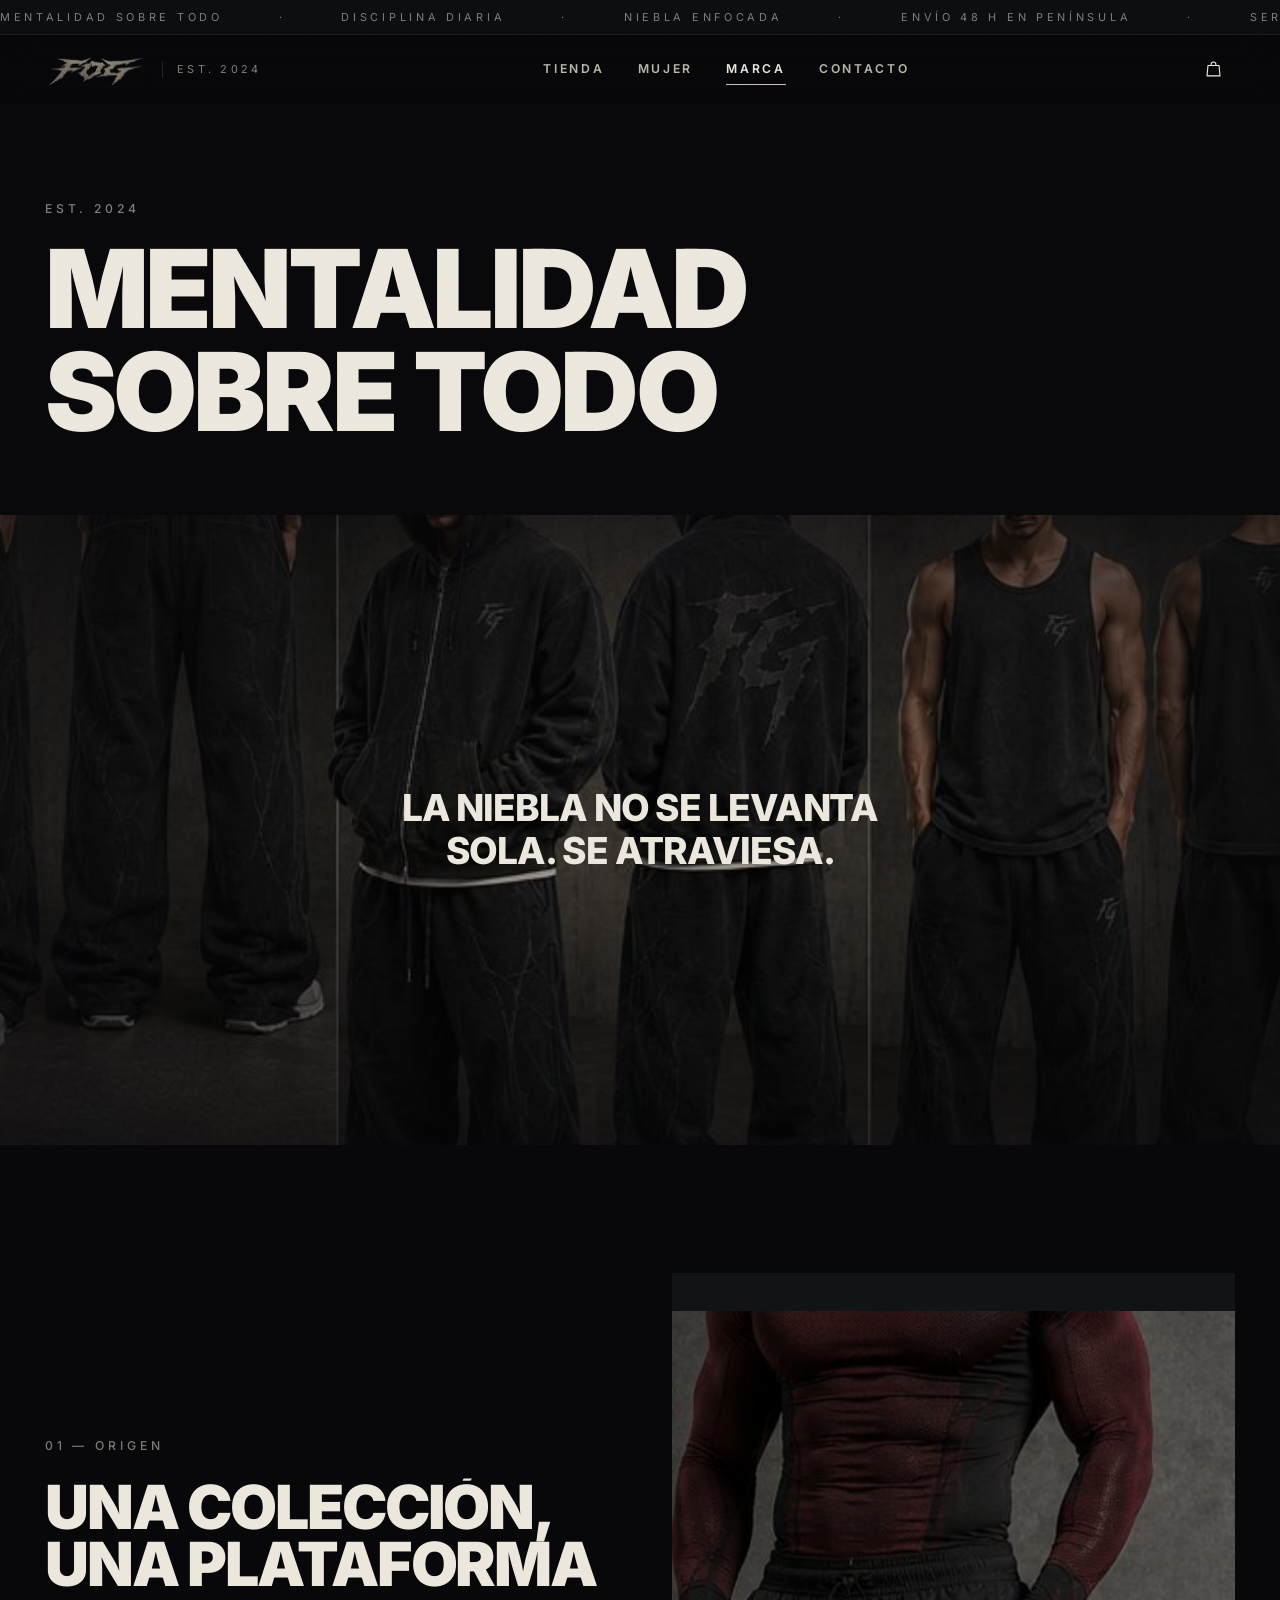
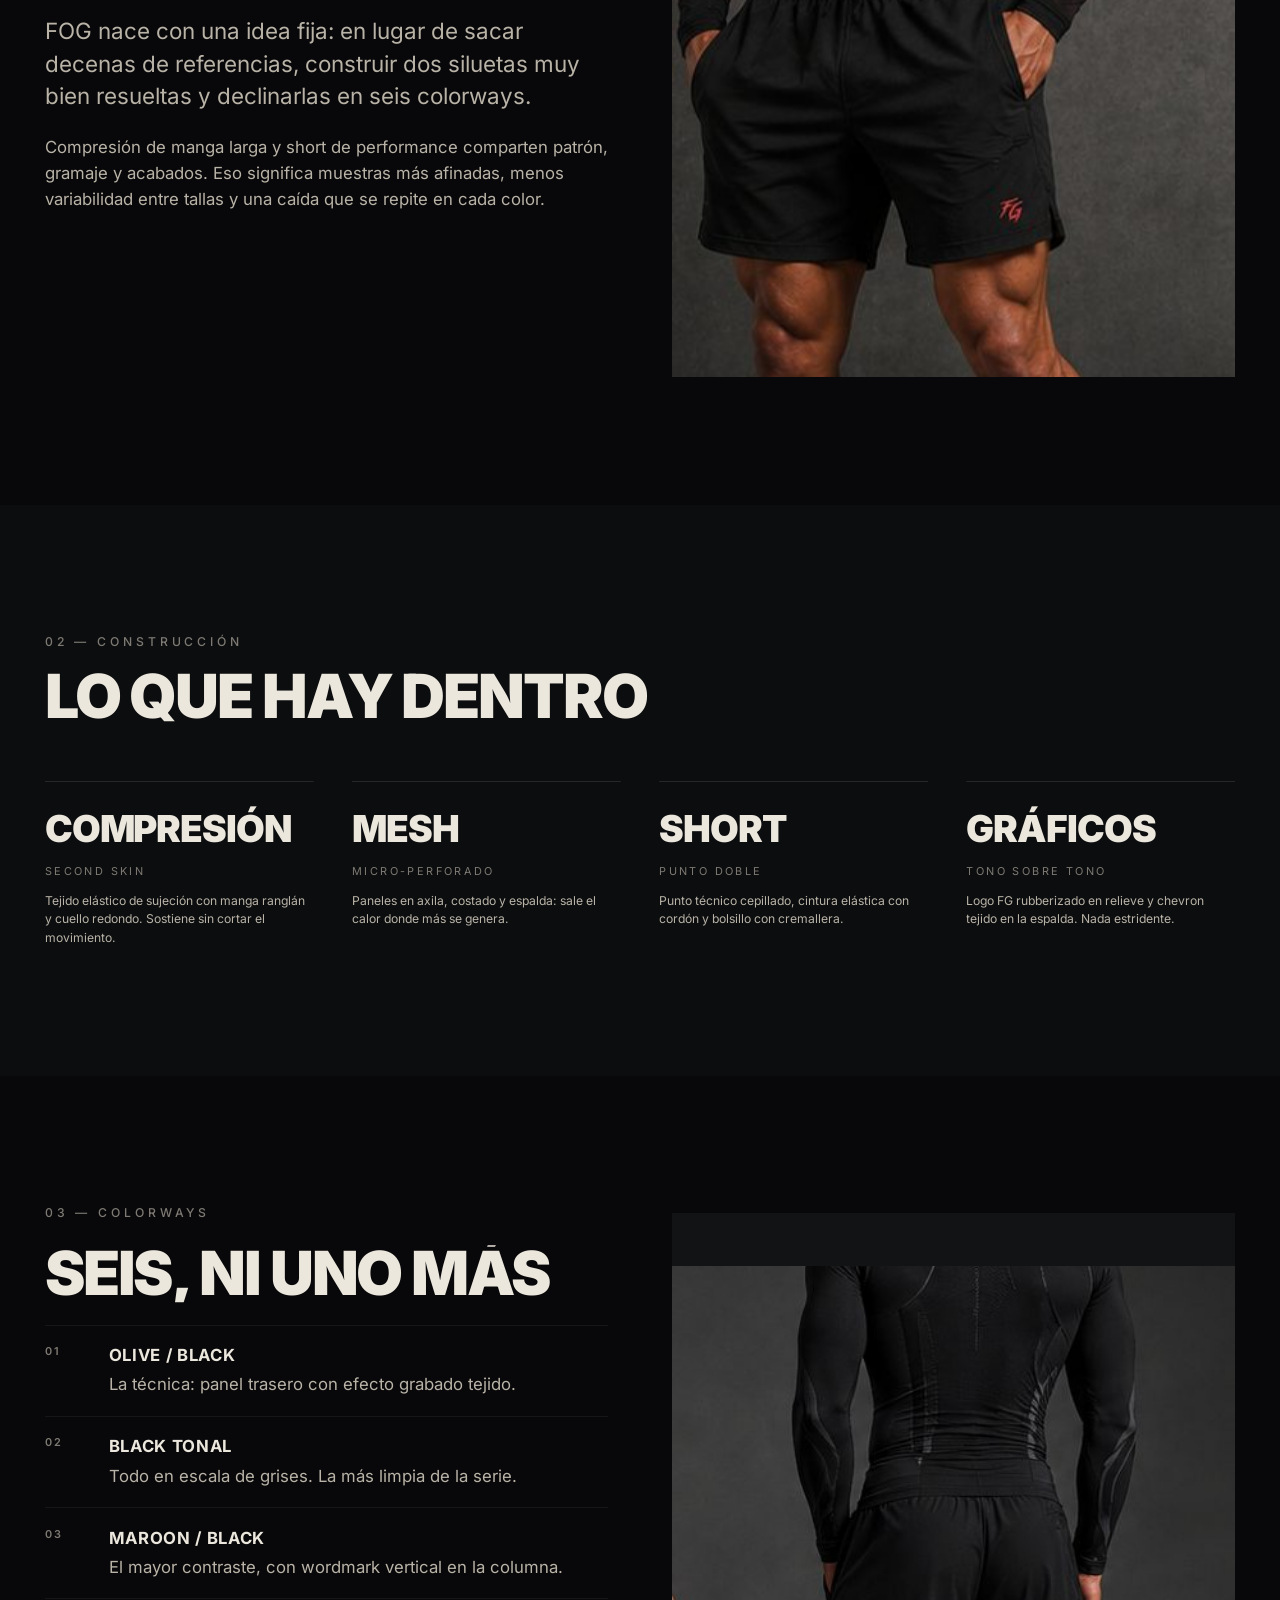
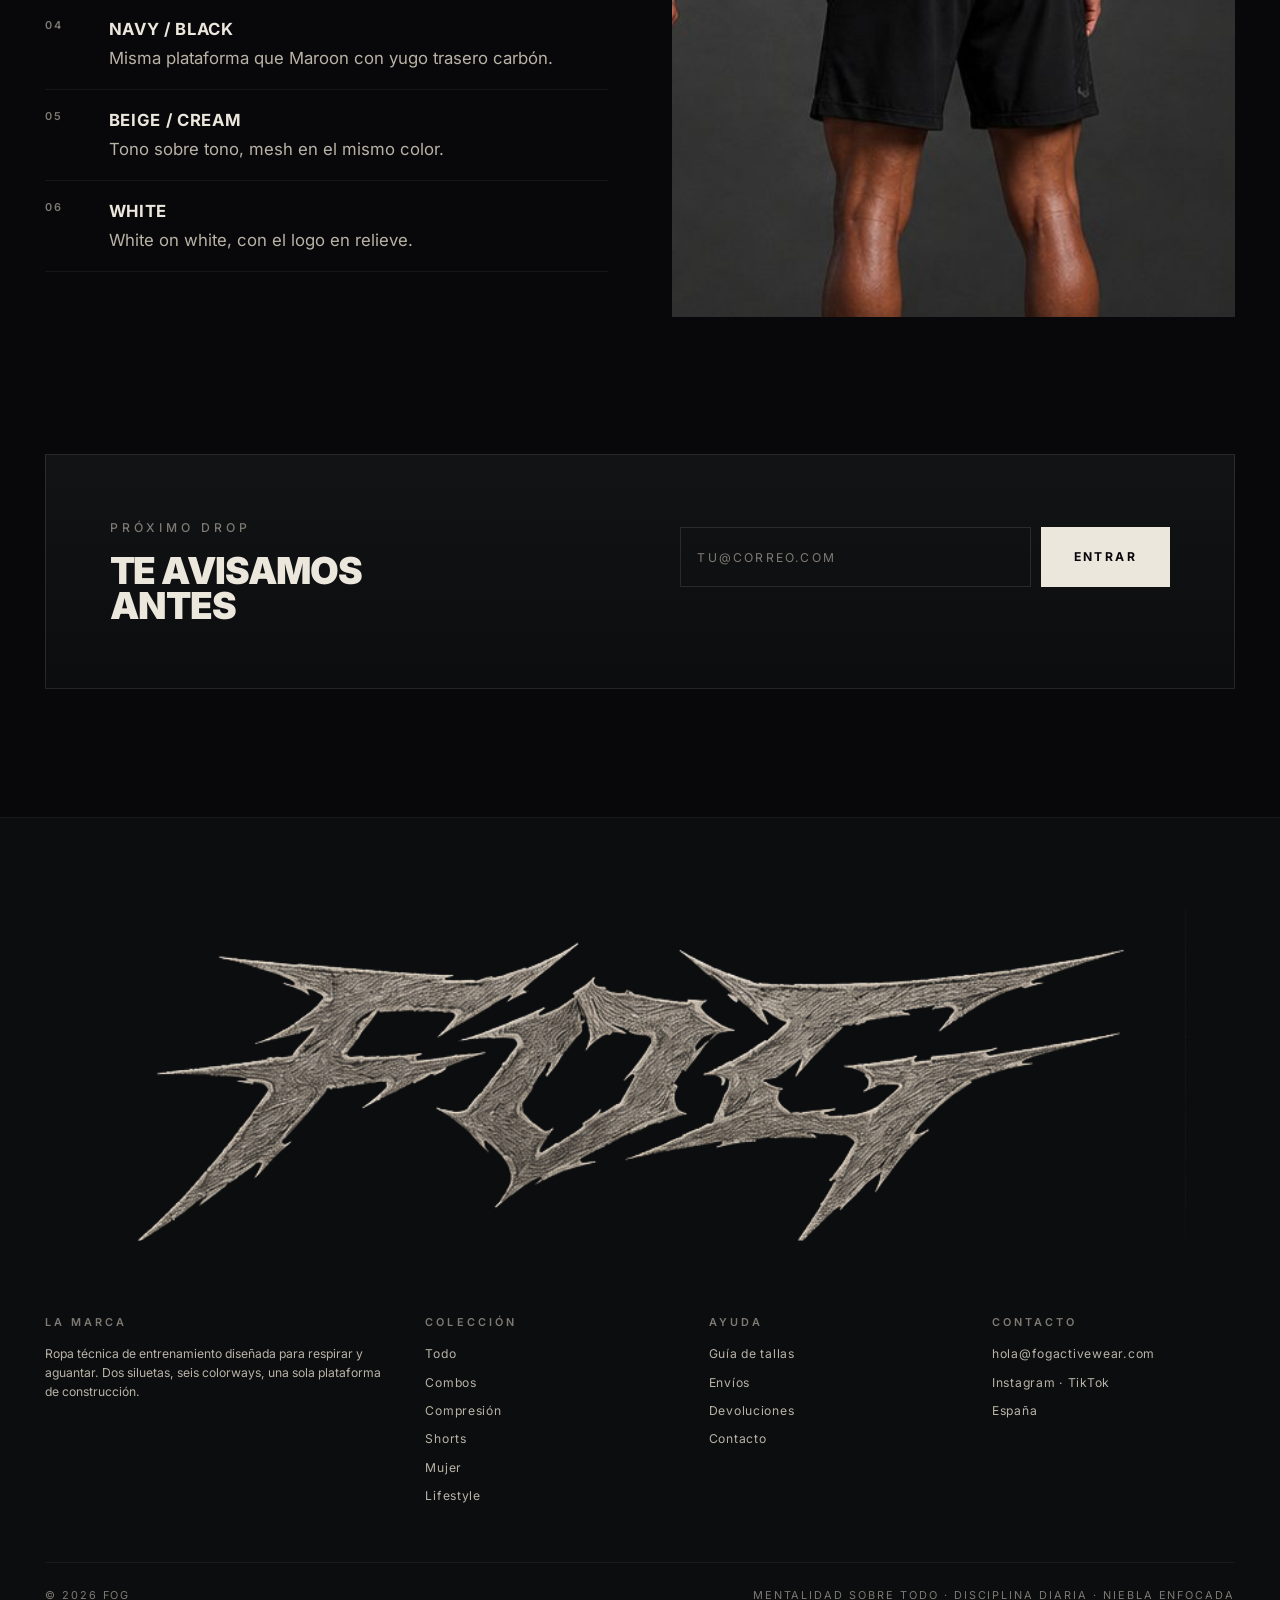
<file: marca.html>
<!DOCTYPE html>
<html lang="es">
  <head>
    <meta charset="utf-8" />
    <meta name="viewport" content="width=device-width, initial-scale=1" />
    <title>La marca — FOG</title>
    <meta name="description" content="Quiénes somos, cómo construimos la colección y qué significa FOG." />
    <meta name="theme-color" content="#08080a" />
    <meta name="color-scheme" content="dark" />
    <link rel="canonical" href="https://fogactivewear.com/marca.html" />
    <meta property="og:type" content="website" />
    <meta property="og:title" content="La marca — FOG" />
    <meta property="og:description" content="Quiénes somos, cómo construimos la colección y qué significa FOG." />
    <meta property="og:url" content="https://fogactivewear.com/marca.html" />
    <meta property="og:image" content="https://fogactivewear.com/assets/img/men-black.jpg" />
    <meta name="twitter:card" content="summary_large_image" />
    <link rel="icon" href="data:image/svg+xml,%3Csvg xmlns='http://www.w3.org/2000/svg' viewBox='0 0 32 32'%3E%3Crect width='32' height='32' fill='%2308080a'/%3E%3Ctext x='16' y='23' font-family='Helvetica,Arial' font-size='16' font-weight='700' fill='%23c9bda8' text-anchor='middle'%3EFG%3C/text%3E%3C/svg%3E" />
    <link rel="preload" as="font" type="font/woff2" href="assets/fonts/inter-latin.woff2" crossorigin />
    <link rel="preload" as="image" href="assets/img/logo-wordmark.png" />
    <link rel="stylesheet" href="assets/css/styles.css" />
  </head>
  <body data-page="brand">
    <a class="skip-link" href="#main">Saltar al contenido</a>

    <div class="ticker-top" aria-hidden="true">
      <div class="ticker-top__track">
        <span>Mentalidad sobre todo</span><span>·</span><span>Disciplina diaria</span>
        <span>·</span><span>Niebla enfocada</span><span>·</span>
        <span>Envío 48 h en península</span><span>·</span><span>Series limitadas</span>
        <span>·</span><span>Mentalidad sobre todo</span><span>·</span>
        <span>Disciplina diaria</span><span>·</span><span>Niebla enfocada</span>
        <span>·</span><span>Envío 48 h en península</span><span>·</span>
        <span>Series limitadas</span><span>·</span>
      </div>
    </div>

    <header class="site-header" data-header>
      <div class="wrap header-inner">
        <a class="brand" href="index.html" aria-label="FOG, inicio">
          <img src="assets/img/logo-wordmark.png" alt="FOG" width="845" height="256" />
          <span class="brand__sub">Est. 2024</span>
        </a>

        <nav class="nav" aria-label="Principal">
          <a href="tienda.html">Tienda</a>
          <a href="tienda.html?categoria=mujer">Mujer</a>
          <a href="marca.html">Marca</a>
          <a href="contacto.html">Contacto</a>
        </nav>

        <div class="header-actions">
          <button class="icon-btn" type="button" data-cart-open aria-label="Abrir el carrito">
            <svg viewBox="0 0 24 24" aria-hidden="true">
              <path d="M5 7h14l1.2 13H3.8L5 7Z" />
              <path d="M9 7V5.5a3 3 0 0 1 6 0V7" />
            </svg>
            <span class="cart-count" data-cart-count>0</span>
          </button>
          <button class="icon-btn nav-toggle" type="button" data-nav-open aria-label="Abrir el menú">
            <svg viewBox="0 0 24 24" aria-hidden="true">
              <path d="M3 8h18M3 16h18" />
            </svg>
          </button>
        </div>
      </div>
    </header>

    <div class="mobile-nav" data-mobile-nav aria-hidden="true">
      <div class="mobile-nav__top">
        <img src="assets/img/logo-wordmark.png" alt="FOG" style="width:96px" />
        <button class="icon-btn" type="button" data-nav-close aria-label="Cerrar el menú">
          <svg viewBox="0 0 24 24" aria-hidden="true"><path d="M6 6l12 12M18 6L6 18" /></svg>
        </button>
      </div>
      <nav class="mobile-nav__links" aria-label="Menú móvil">
        <a href="tienda.html" style="--i:0"><em>01</em>Tienda</a>
        <a href="tienda.html?categoria=mujer" style="--i:1"><em>02</em>Mujer</a>
        <a href="marca.html" style="--i:2"><em>03</em>Marca</a>
        <a href="contacto.html" style="--i:3"><em>04</em>Contacto</a>
      </nav>
      <div class="mobile-nav__foot">
        <span>hola@fogactivewear.com</span><span>Instagram</span><span>Est. 2024</span>
      </div>
    </div>

    <main id="main">
      <section class="wrap" style="padding-top:clamp(3rem,8vw,6rem)">
        <p class="label" data-reveal>Est. 2024</p>
        <h1 class="h-xl" data-reveal style="--i:1;margin-top:1.2rem;max-width:14ch">
          Mentalidad<br />sobre todo
        </h1>
      </section>

      <section class="section--flush" style="margin-top:clamp(2.5rem,6vw,4.5rem)">
        <div class="band" style="min-height:70svh">
          <div class="band__media" data-parallax="0.05">
            <img src="assets/img/lineup.jpg" alt="Línea completa de FOG"
                 width="1536" height="479" loading="lazy" />
          </div>
          <div class="band__inner">
            <p class="body-lg" style="margin-inline:auto;font-size:var(--step-2);line-height:1.15;text-transform:uppercase;font-weight:800;letter-spacing:-0.03em;color:var(--bone);max-width:20ch">
              La niebla no se levanta sola. Se atraviesa.
            </p>
          </div>
        </div>
      </section>

      <section class="section wrap">
        <div class="split">
          <div class="split__body">
            <p class="label" data-reveal>01 — Origen</p>
            <h2 class="h-lg" data-reveal style="--i:1">Una colección,<br />una plataforma</h2>
            <p class="body-lg" data-reveal style="--i:2">
              FOG nace con una idea fija: en lugar de sacar decenas de
              referencias, construir dos siluetas muy bien resueltas y declinarlas
              en seis colorways.
            </p>
            <p class="body" data-reveal style="--i:3">
              Compresión de manga larga y short de performance comparten patrón,
              gramaje y acabados. Eso significa muestras más afinadas, menos
              variabilidad entre tallas y una caída que se repite en cada color.
            </p>
          </div>
          <div class="split__media" data-reveal="clip">
            <img src="assets/img/edit-maroon.jpg" alt="Colorway Maroon de la colección"
                 width="640" height="1667" loading="lazy" data-parallax="0.06" />
          </div>
        </div>
      </section>

      <section class="section" style="background:var(--ink)">
        <div class="wrap">
          <p class="label" data-reveal>02 — Construcción</p>
          <h2 class="h-lg" data-reveal style="--i:1;margin-top:1rem;margin-bottom:clamp(2rem,5vw,3.5rem)">
            Lo que hay dentro
          </h2>
          <div class="spec-grid">
            <div class="spec" data-reveal>
              <strong>Compresión</strong><span>Second skin</span>
              <p>Tejido elástico de sujeción con manga ranglán y cuello redondo. Sostiene sin cortar el movimiento.</p>
            </div>
            <div class="spec" data-reveal style="--i:1">
              <strong>Mesh</strong><span>Micro-perforado</span>
              <p>Paneles en axila, costado y espalda: sale el calor donde más se genera.</p>
            </div>
            <div class="spec" data-reveal style="--i:2">
              <strong>Short</strong><span>Punto doble</span>
              <p>Punto técnico cepillado, cintura elástica con cordón y bolsillo con cremallera.</p>
            </div>
            <div class="spec" data-reveal style="--i:3">
              <strong>Gráficos</strong><span>Tono sobre tono</span>
              <p>Logo FG rubberizado en relieve y chevron tejido en la espalda. Nada estridente.</p>
            </div>
          </div>
        </div>
      </section>

      <section class="section wrap">
        <div class="split split--reverse">
          <div class="split__media" data-reveal="clip">
            <img src="assets/img/edit-black-back.jpg" alt="Espalda del Combo 04 Black Tonal"
                 width="700" height="1628" loading="lazy" data-parallax="0.06" />
          </div>
          <div class="split__body">
            <p class="label" data-reveal>03 — Colorways</p>
            <h2 class="h-lg" data-reveal style="--i:1">Seis, ni uno más</h2>
            <ul class="feature-list" data-reveal style="--i:2">
              <li><b>01</b><span><strong>Olive / Black</strong>La técnica: panel trasero con efecto grabado tejido.</span></li>
              <li><b>02</b><span><strong>Black Tonal</strong>Todo en escala de grises. La más limpia de la serie.</span></li>
              <li><b>03</b><span><strong>Maroon / Black</strong>El mayor contraste, con wordmark vertical en la columna.</span></li>
              <li><b>04</b><span><strong>Navy / Black</strong>Misma plataforma que Maroon con yugo trasero carbón.</span></li>
              <li><b>05</b><span><strong>Beige / Cream</strong>Tono sobre tono, mesh en el mismo color.</span></li>
              <li><b>06</b><span><strong>White</strong>White on white, con el logo en relieve.</span></li>
            </ul>
            <p data-reveal style="--i:3"><a class="arrow-link" href="tienda.html">Ver la colección →</a></p>
          </div>
        </div>
      </section>

      <section class="section wrap" style="padding-top:0">
        <div class="newsletter" data-reveal>
          <div>
            <p class="label" style="margin-bottom:1rem">Próximo drop</p>
            <h2 class="h-md">Te avisamos<br />antes</h2>
          </div>
          <form data-form data-success="Dentro. Te avisamos antes de cada drop."
                data-toast="Suscripción registrada" novalidate>
            <div class="field-row">
              <label class="vh" for="brand-email">Tu correo</label>
              <input id="brand-email" name="email" type="email" required
                     placeholder="tu@correo.com" autocomplete="email" />
              <button class="btn" type="submit"><span>Entrar</span></button>
            </div>
            <p class="form-status" data-form-status role="status"></p>
          </form>
        </div>
      </section>
    </main>

    <footer class="site-footer">
      <div class="wrap">
        <img class="footer-mark" src="assets/img/logo-wordmark.png" alt="FOG"
             width="845" height="256" loading="lazy" data-reveal="fade" />

        <div class="footer-grid">
          <div class="footer-col">
            <h4>La marca</h4>
            <p class="body" style="font-size:var(--step--1)">
              Ropa técnica de entrenamiento diseñada para respirar y aguantar.
              Dos siluetas, seis colorways, una sola plataforma de construcción.
            </p>
          </div>
          <div class="footer-col">
            <h4>Colección</h4>
            <ul>
              <li><a href="tienda.html">Todo</a></li>
              <li><a href="tienda.html?categoria=combos">Combos</a></li>
              <li><a href="tienda.html?categoria=compresion">Compresión</a></li>
              <li><a href="tienda.html?categoria=shorts">Shorts</a></li>
              <li><a href="tienda.html?categoria=mujer">Mujer</a></li>
              <li><a href="tienda.html?categoria=lifestyle">Lifestyle</a></li>
            </ul>
          </div>
          <div class="footer-col">
            <h4>Ayuda</h4>
            <ul>
              <li><a href="contacto.html#faq">Guía de tallas</a></li>
              <li><a href="contacto.html#faq">Envíos</a></li>
              <li><a href="contacto.html#faq">Devoluciones</a></li>
              <li><a href="contacto.html">Contacto</a></li>
            </ul>
          </div>
          <div class="footer-col">
            <h4>Contacto</h4>
            <ul>
              <li><a href="mailto:hola@fogactivewear.com">hola@fogactivewear.com</a></li>
              <li>Instagram · TikTok</li>
              <li>España</li>
            </ul>
          </div>
        </div>

        <div class="footer-bottom">
          <p>© <span data-year>2026</span> FOG</p>
          <p>Mentalidad sobre todo · Disciplina diaria · Niebla enfocada</p>
        </div>
      </div>
    </footer>

    <div class="overlay" data-overlay></div>

    <aside class="drawer" data-drawer role="dialog" aria-modal="true"
           aria-label="Carrito" aria-hidden="true">
      <div class="drawer__head">
        <p class="drawer__title">Carrito</p>
        <button class="icon-btn" type="button" data-cart-close aria-label="Cerrar el carrito">
          <svg viewBox="0 0 24 24" aria-hidden="true"><path d="M6 6l12 12M18 6L6 18" /></svg>
        </button>
      </div>
      <div class="drawer__body" data-cart-body></div>
      <div class="drawer__foot" data-cart-foot hidden>
        <div class="totals"><span>Subtotal</span><strong data-cart-total>0 €</strong></div>
        <p class="dim" style="font-size:var(--step--2);letter-spacing:.16em;text-transform:uppercase">
          Impuestos incluidos · Envío calculado en el pago
        </p>
        <button class="btn btn--block" type="button" data-checkout><span>Finalizar compra</span></button>
      </div>
    </aside>

    <div class="modal" data-modal role="dialog" aria-modal="true"
         aria-label="Ficha de producto" aria-hidden="true">
      <div class="modal__panel">
        <button class="modal__close" type="button" data-modal-close aria-label="Cerrar">✕</button>
        <div class="modal__media" data-modal-media></div>
        <div class="modal__body">
          <p class="label" data-modal-code></p>
          <h2 class="h-md" data-modal-name></h2>
          <p class="card__color">
            <i class="sequence__swatch" data-modal-swatch></i><span data-modal-color></span>
          </p>
          <div class="price-row">
            <strong data-modal-price></strong>
            <span class="label">IVA incluido</span>
          </div>
          <p class="body" data-modal-desc></p>
          <div>
            <p class="label" style="margin-bottom:.7rem">Talla</p>
            <div class="size-list" data-modal-sizes></div>
          </div>
          <ul class="spec-list" data-modal-specs></ul>
          <button class="btn btn--block" type="button" data-modal-add><span>Añadir al carrito</span></button>
        </div>
      </div>
    </div>

    <script src="assets/js/products.js"></script>
    <script src="assets/js/site.js"></script>

  </body>
</html>
</file>
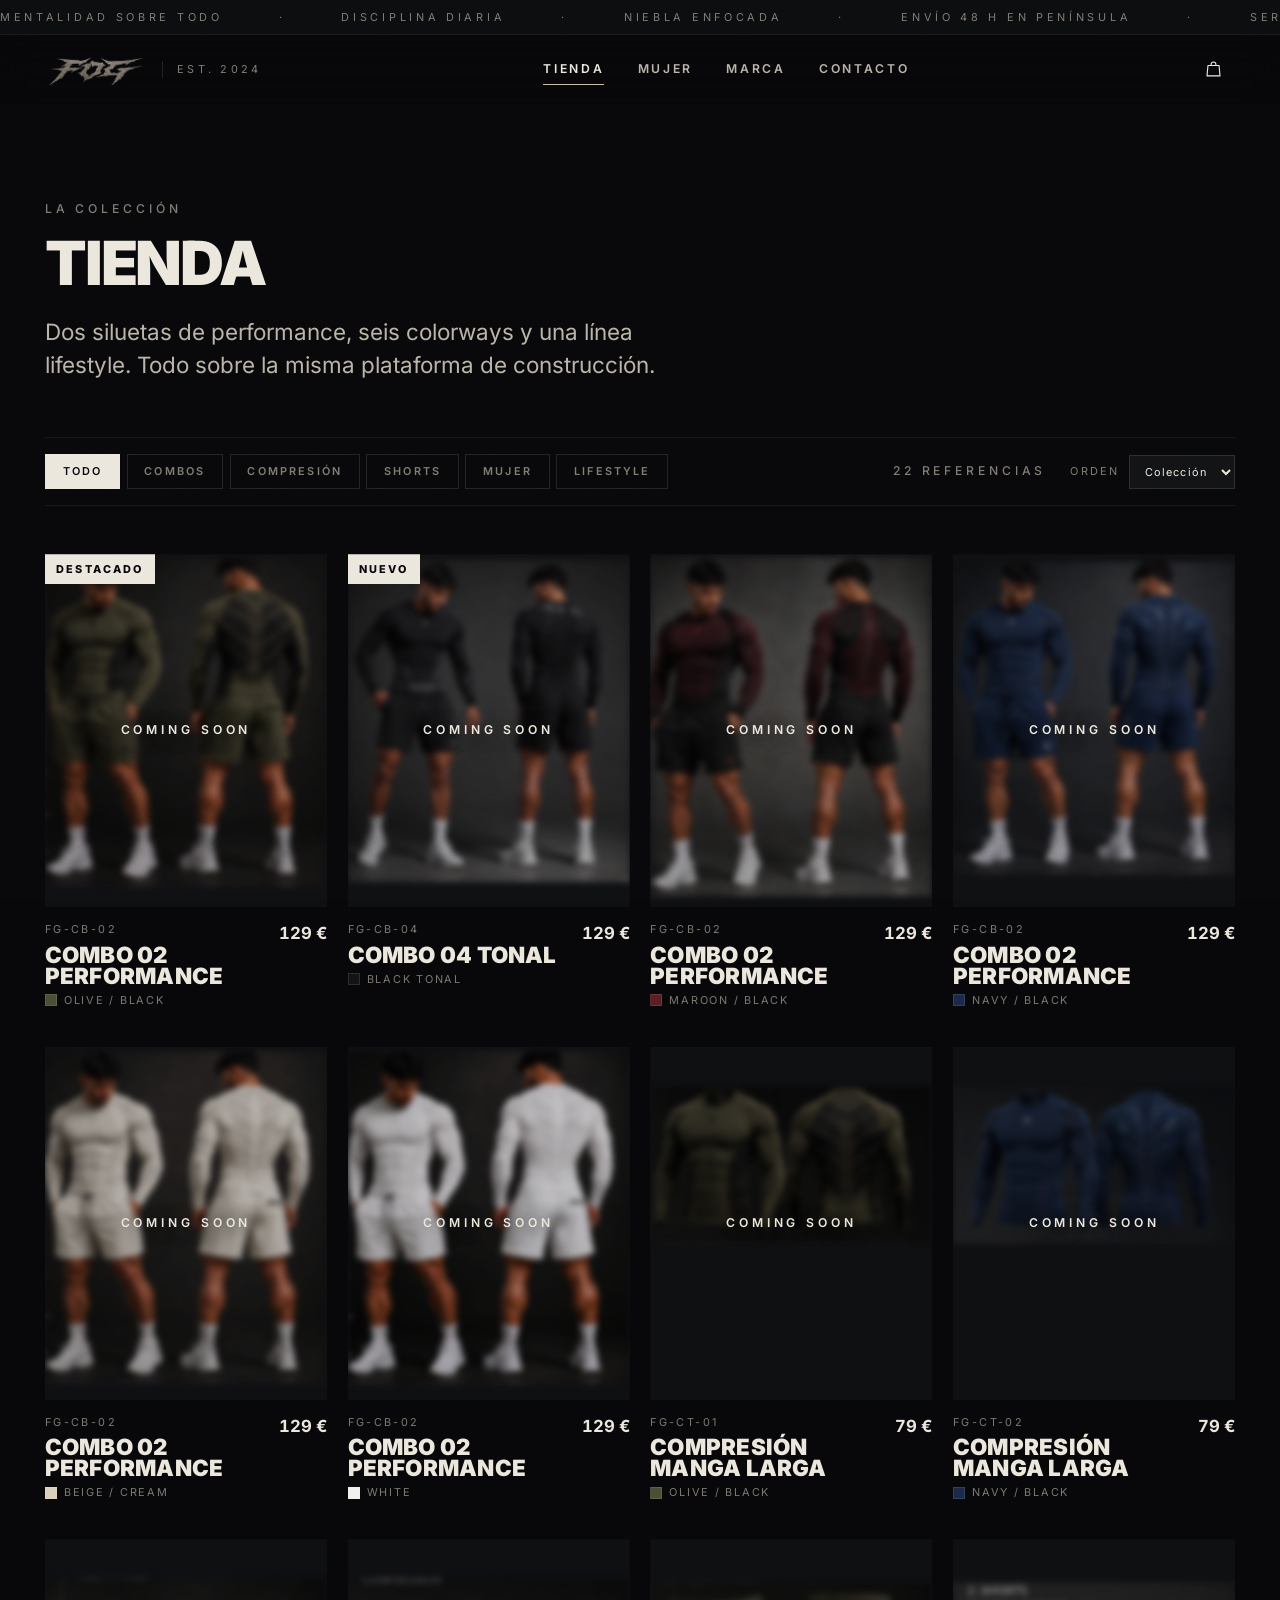
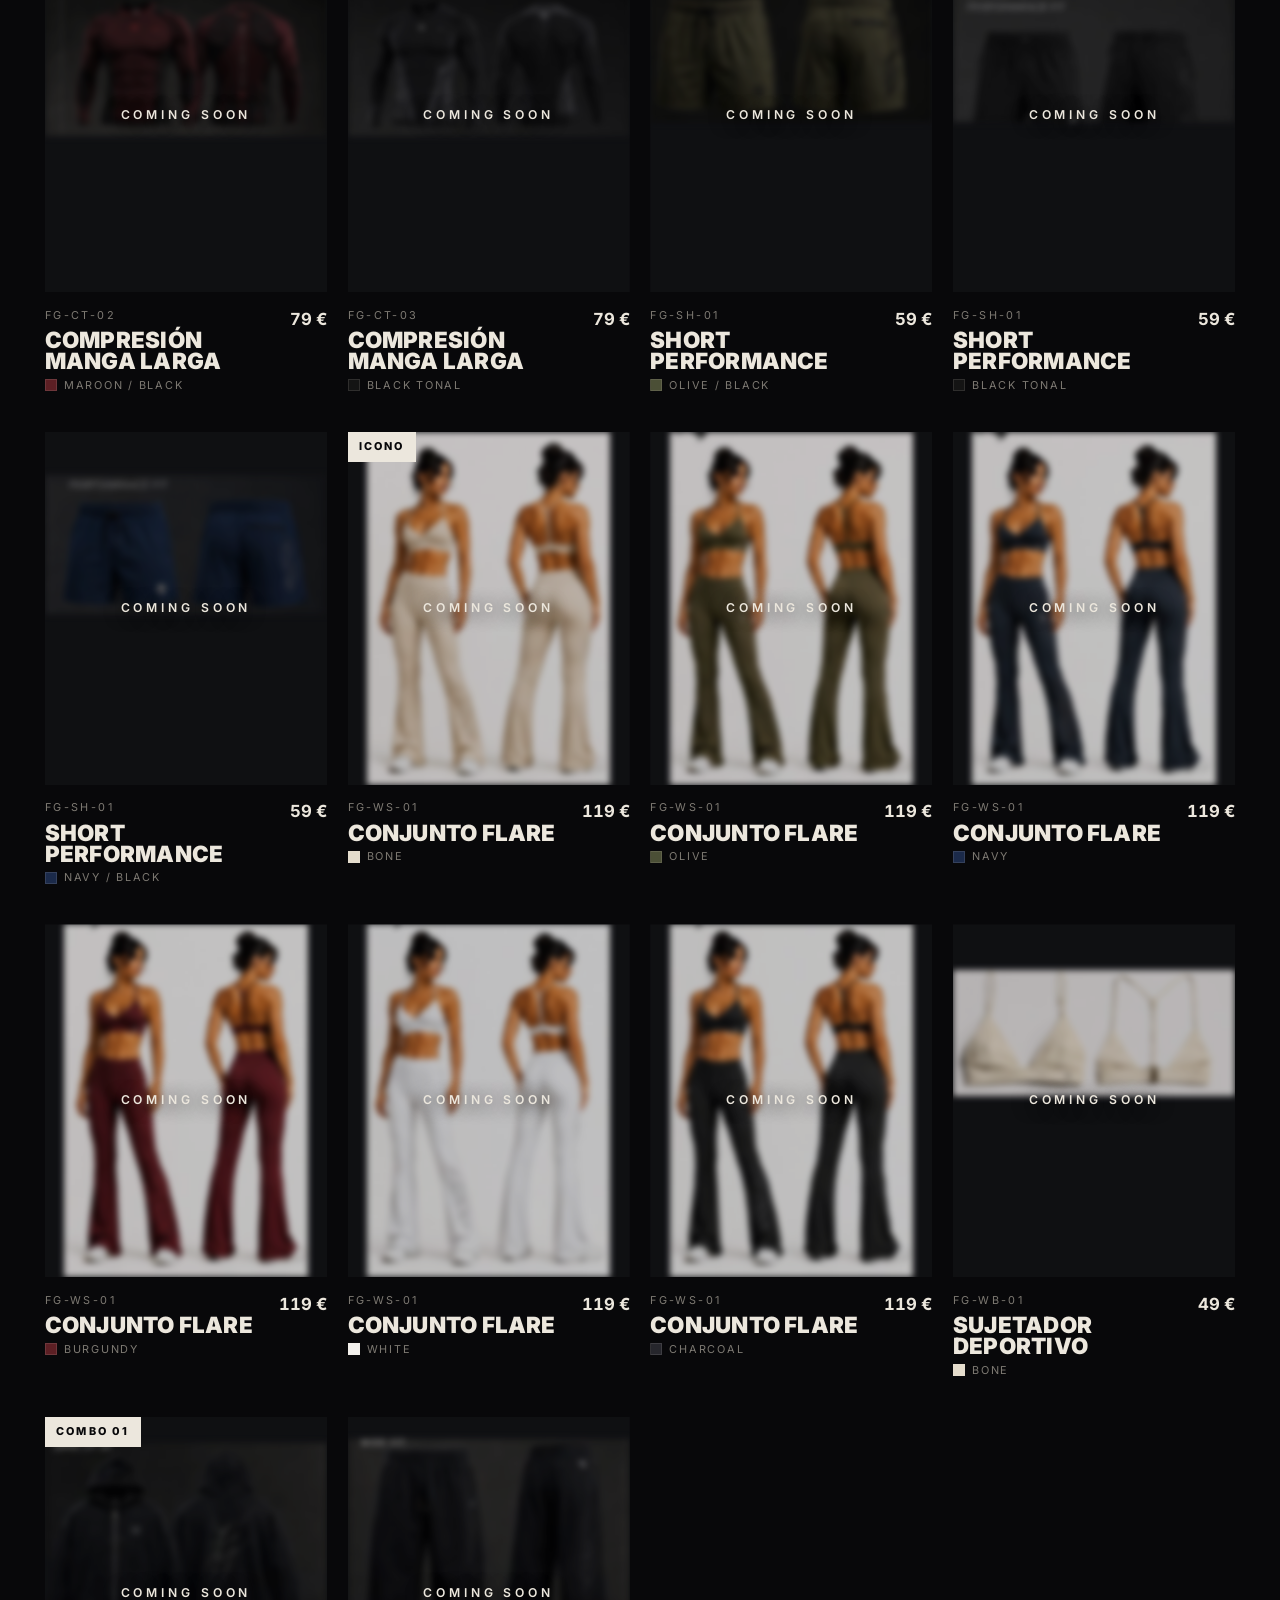
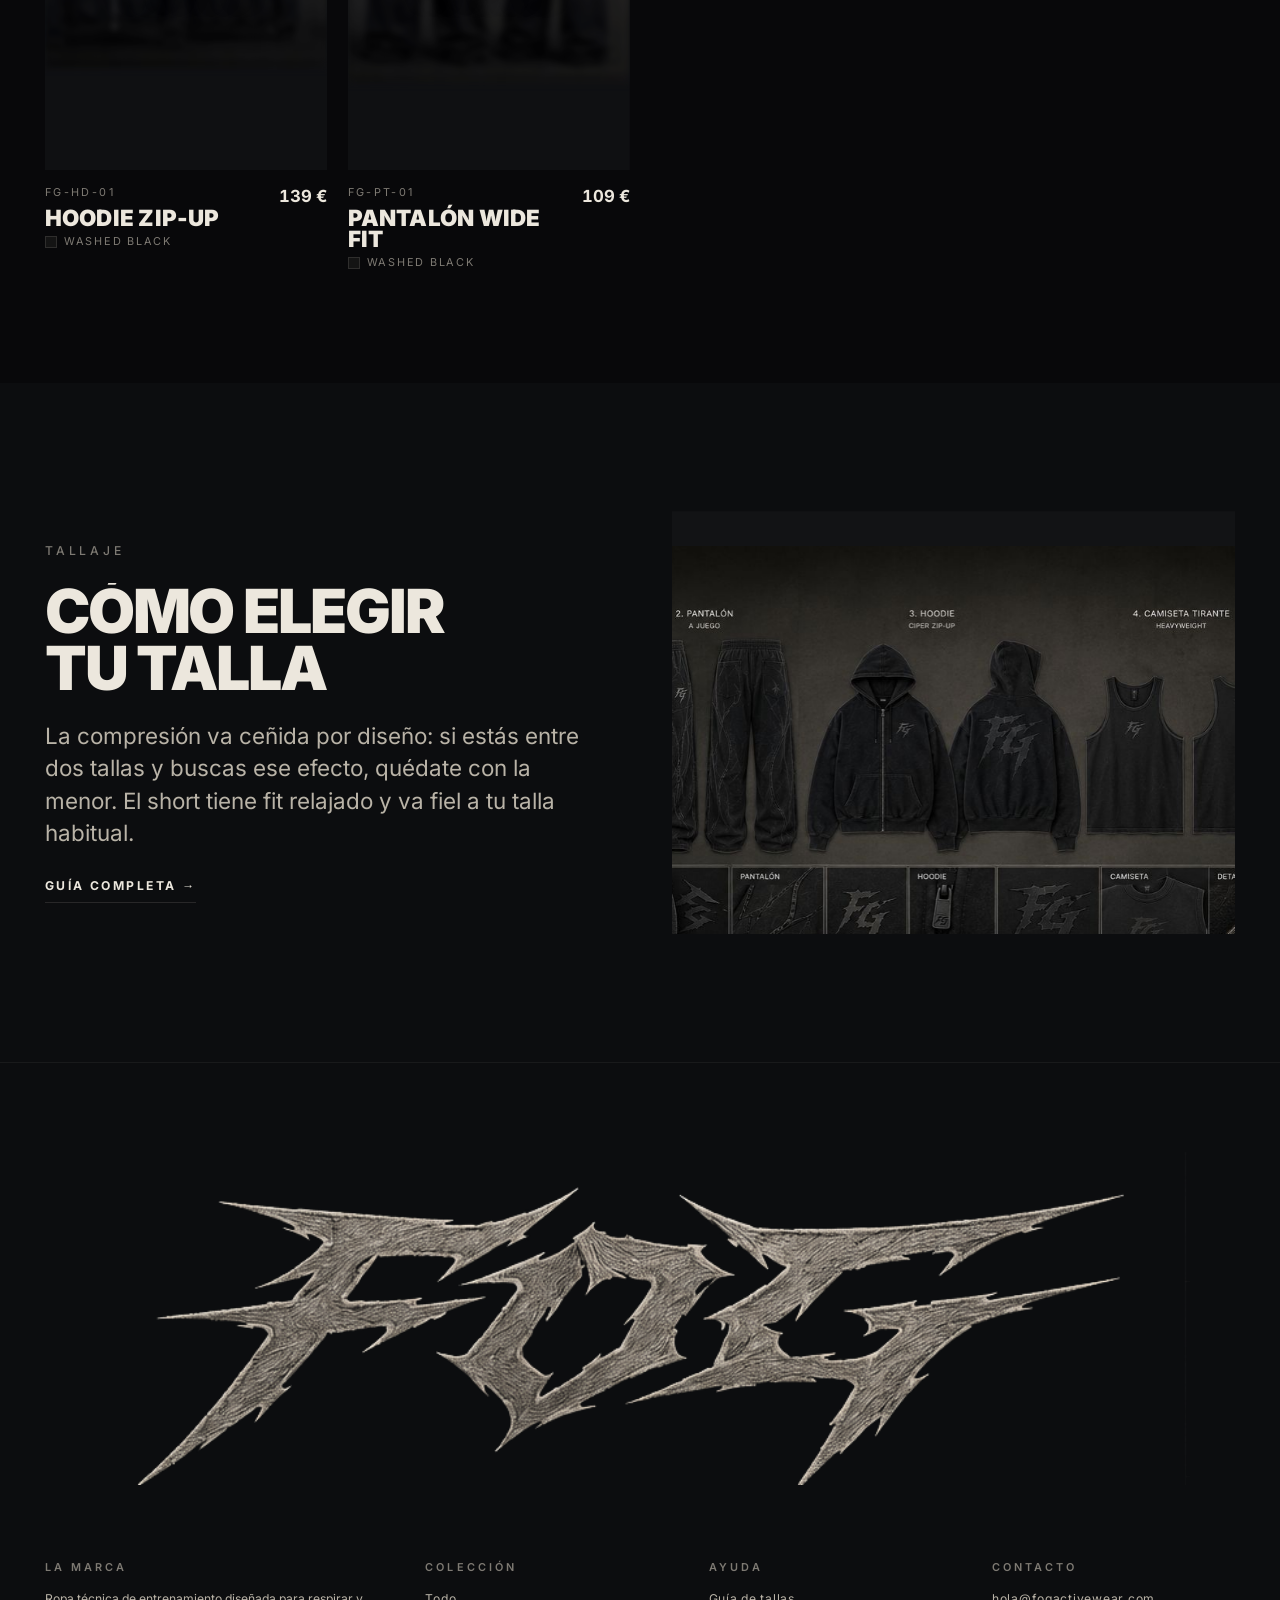
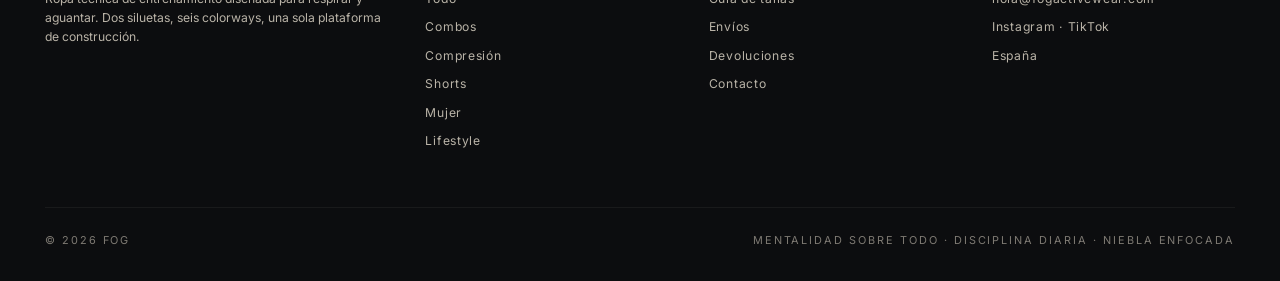
<file: tienda.html>
<!DOCTYPE html>
<html lang="es">
  <head>
    <meta charset="utf-8" />
    <meta name="viewport" content="width=device-width, initial-scale=1" />
    <title>Tienda — FOG</title>
    <meta name="description" content="Toda la colección FOG: combos de performance, compresión, shorts, línea de mujer y lifestyle." />
    <meta name="theme-color" content="#08080a" />
    <meta name="color-scheme" content="dark" />
    <link rel="canonical" href="https://fogactivewear.com/tienda.html" />
    <meta property="og:type" content="website" />
    <meta property="og:title" content="Tienda — FOG" />
    <meta property="og:description" content="Toda la colección FOG: combos de performance, compresión, shorts, línea de mujer y lifestyle." />
    <meta property="og:url" content="https://fogactivewear.com/tienda.html" />
    <meta property="og:image" content="https://fogactivewear.com/assets/img/men-black.jpg" />
    <meta name="twitter:card" content="summary_large_image" />
    <link rel="icon" href="data:image/svg+xml,%3Csvg xmlns='http://www.w3.org/2000/svg' viewBox='0 0 32 32'%3E%3Crect width='32' height='32' fill='%2308080a'/%3E%3Ctext x='16' y='23' font-family='Helvetica,Arial' font-size='16' font-weight='700' fill='%23c9bda8' text-anchor='middle'%3EFG%3C/text%3E%3C/svg%3E" />
    <link rel="preload" as="font" type="font/woff2" href="assets/fonts/inter-latin.woff2" crossorigin />
    <link rel="preload" as="image" href="assets/img/logo-wordmark.png" />
    <link rel="stylesheet" href="assets/css/styles.css" />
  </head>
  <body data-page="shop">
    <a class="skip-link" href="#main">Saltar al contenido</a>

    <div class="ticker-top" aria-hidden="true">
      <div class="ticker-top__track">
        <span>Mentalidad sobre todo</span><span>·</span><span>Disciplina diaria</span>
        <span>·</span><span>Niebla enfocada</span><span>·</span>
        <span>Envío 48 h en península</span><span>·</span><span>Series limitadas</span>
        <span>·</span><span>Mentalidad sobre todo</span><span>·</span>
        <span>Disciplina diaria</span><span>·</span><span>Niebla enfocada</span>
        <span>·</span><span>Envío 48 h en península</span><span>·</span>
        <span>Series limitadas</span><span>·</span>
      </div>
    </div>

    <header class="site-header" data-header>
      <div class="wrap header-inner">
        <a class="brand" href="index.html" aria-label="FOG, inicio">
          <img src="assets/img/logo-wordmark.png" alt="FOG" width="845" height="256" />
          <span class="brand__sub">Est. 2024</span>
        </a>

        <nav class="nav" aria-label="Principal">
          <a href="tienda.html">Tienda</a>
          <a href="tienda.html?categoria=mujer">Mujer</a>
          <a href="marca.html">Marca</a>
          <a href="contacto.html">Contacto</a>
        </nav>

        <div class="header-actions">
          <button class="icon-btn" type="button" data-cart-open aria-label="Abrir el carrito">
            <svg viewBox="0 0 24 24" aria-hidden="true">
              <path d="M5 7h14l1.2 13H3.8L5 7Z" />
              <path d="M9 7V5.5a3 3 0 0 1 6 0V7" />
            </svg>
            <span class="cart-count" data-cart-count>0</span>
          </button>
          <button class="icon-btn nav-toggle" type="button" data-nav-open aria-label="Abrir el menú">
            <svg viewBox="0 0 24 24" aria-hidden="true">
              <path d="M3 8h18M3 16h18" />
            </svg>
          </button>
        </div>
      </div>
    </header>

    <div class="mobile-nav" data-mobile-nav aria-hidden="true">
      <div class="mobile-nav__top">
        <img src="assets/img/logo-wordmark.png" alt="FOG" style="width:96px" />
        <button class="icon-btn" type="button" data-nav-close aria-label="Cerrar el menú">
          <svg viewBox="0 0 24 24" aria-hidden="true"><path d="M6 6l12 12M18 6L6 18" /></svg>
        </button>
      </div>
      <nav class="mobile-nav__links" aria-label="Menú móvil">
        <a href="tienda.html" style="--i:0"><em>01</em>Tienda</a>
        <a href="tienda.html?categoria=mujer" style="--i:1"><em>02</em>Mujer</a>
        <a href="marca.html" style="--i:2"><em>03</em>Marca</a>
        <a href="contacto.html" style="--i:3"><em>04</em>Contacto</a>
      </nav>
      <div class="mobile-nav__foot">
        <span>hola@fogactivewear.com</span><span>Instagram</span><span>Est. 2024</span>
      </div>
    </div>

    <main id="main">
      <section class="wrap" style="padding-top:clamp(3rem,8vw,6rem)">
        <p class="label" data-reveal>La colección</p>
        <h1 class="h-lg" data-reveal style="--i:1;margin-top:1rem">Tienda</h1>
        <p class="body-lg" data-reveal style="--i:2;margin-top:1.5rem">
          Dos siluetas de performance, seis colorways y una línea lifestyle.
          Todo sobre la misma plataforma de construcción.
        </p>
      </section>

      <div class="wrap" style="margin-top:clamp(2rem,5vw,3.5rem)">
        <div class="toolbar">
          <div class="filters" data-filters role="group" aria-label="Filtrar por categoría"></div>
          <div style="display:flex;align-items:center;gap:1.5rem">
            <span class="label" data-shop-count></span>
            <label class="sort">
              Orden
              <select data-sort aria-label="Ordenar">
                <option value="coleccion">Colección</option>
                <option value="precio-asc">Precio ↑</option>
                <option value="precio-desc">Precio ↓</option>
                <option value="nombre">Nombre</option>
              </select>
            </label>
          </div>
        </div>
      </div>

      <section class="wrap" style="padding-bottom:clamp(4rem,9vw,7rem)">
        <div class="grid" data-shop-grid></div>
      </section>

      <section class="section" style="background:var(--ink)">
        <div class="wrap split split--reverse">
          <div class="split__media" data-reveal="clip" style="aspect-ratio:4/3">
            <img src="assets/img/lineup-flats.jpg" alt="Fichas de producto de la colección"
                 width="1536" height="545" loading="lazy" style="object-fit:cover" data-parallax="0.05" />
          </div>
          <div class="split__body">
            <p class="label" data-reveal>Tallaje</p>
            <h2 class="h-lg" data-reveal style="--i:1">Cómo elegir<br />tu talla</h2>
            <p class="body-lg" data-reveal style="--i:2">
              La compresión va ceñida por diseño: si estás entre dos tallas y
              buscas ese efecto, quédate con la menor. El short tiene fit relajado
              y va fiel a tu talla habitual.
            </p>
            <p data-reveal style="--i:3"><a class="arrow-link" href="contacto.html#faq">Guía completa →</a></p>
          </div>
        </div>
      </section>
    </main>

    <footer class="site-footer">
      <div class="wrap">
        <img class="footer-mark" src="assets/img/logo-wordmark.png" alt="FOG"
             width="845" height="256" loading="lazy" data-reveal="fade" />

        <div class="footer-grid">
          <div class="footer-col">
            <h4>La marca</h4>
            <p class="body" style="font-size:var(--step--1)">
              Ropa técnica de entrenamiento diseñada para respirar y aguantar.
              Dos siluetas, seis colorways, una sola plataforma de construcción.
            </p>
          </div>
          <div class="footer-col">
            <h4>Colección</h4>
            <ul>
              <li><a href="tienda.html">Todo</a></li>
              <li><a href="tienda.html?categoria=combos">Combos</a></li>
              <li><a href="tienda.html?categoria=compresion">Compresión</a></li>
              <li><a href="tienda.html?categoria=shorts">Shorts</a></li>
              <li><a href="tienda.html?categoria=mujer">Mujer</a></li>
              <li><a href="tienda.html?categoria=lifestyle">Lifestyle</a></li>
            </ul>
          </div>
          <div class="footer-col">
            <h4>Ayuda</h4>
            <ul>
              <li><a href="contacto.html#faq">Guía de tallas</a></li>
              <li><a href="contacto.html#faq">Envíos</a></li>
              <li><a href="contacto.html#faq">Devoluciones</a></li>
              <li><a href="contacto.html">Contacto</a></li>
            </ul>
          </div>
          <div class="footer-col">
            <h4>Contacto</h4>
            <ul>
              <li><a href="mailto:hola@fogactivewear.com">hola@fogactivewear.com</a></li>
              <li>Instagram · TikTok</li>
              <li>España</li>
            </ul>
          </div>
        </div>

        <div class="footer-bottom">
          <p>© <span data-year>2026</span> FOG</p>
          <p>Mentalidad sobre todo · Disciplina diaria · Niebla enfocada</p>
        </div>
      </div>
    </footer>

    <div class="overlay" data-overlay></div>

    <aside class="drawer" data-drawer role="dialog" aria-modal="true"
           aria-label="Carrito" aria-hidden="true">
      <div class="drawer__head">
        <p class="drawer__title">Carrito</p>
        <button class="icon-btn" type="button" data-cart-close aria-label="Cerrar el carrito">
          <svg viewBox="0 0 24 24" aria-hidden="true"><path d="M6 6l12 12M18 6L6 18" /></svg>
        </button>
      </div>
      <div class="drawer__body" data-cart-body></div>
      <div class="drawer__foot" data-cart-foot hidden>
        <div class="totals"><span>Subtotal</span><strong data-cart-total>0 €</strong></div>
        <p class="dim" style="font-size:var(--step--2);letter-spacing:.16em;text-transform:uppercase">
          Impuestos incluidos · Envío calculado en el pago
        </p>
        <button class="btn btn--block" type="button" data-checkout><span>Finalizar compra</span></button>
      </div>
    </aside>

    <div class="modal" data-modal role="dialog" aria-modal="true"
         aria-label="Ficha de producto" aria-hidden="true">
      <div class="modal__panel">
        <button class="modal__close" type="button" data-modal-close aria-label="Cerrar">✕</button>
        <div class="modal__media" data-modal-media></div>
        <div class="modal__body">
          <p class="label" data-modal-code></p>
          <h2 class="h-md" data-modal-name></h2>
          <p class="card__color">
            <i class="sequence__swatch" data-modal-swatch></i><span data-modal-color></span>
          </p>
          <div class="price-row">
            <strong data-modal-price></strong>
            <span class="label">IVA incluido</span>
          </div>
          <p class="body" data-modal-desc></p>
          <div>
            <p class="label" style="margin-bottom:.7rem">Talla</p>
            <div class="size-list" data-modal-sizes></div>
          </div>
          <ul class="spec-list" data-modal-specs></ul>
          <button class="btn btn--block" type="button" data-modal-add><span>Añadir al carrito</span></button>
        </div>
      </div>
    </div>

    <script src="assets/js/products.js"></script>
    <script src="assets/js/site.js"></script>

    <script src="assets/js/shop.js"></script>
  </body>
</html>
</file>
<file: assets/css/styles.css>
/* =========================================================
   FOG
   Hoja de estilos principal — tema oscuro, escala editorial.
   ========================================================= */

/* ---------- Tipografía (autoalojada, sin peticiones externas) ---------- */
@font-face {
  font-family: "Inter";
  src: url("../fonts/inter-latin.woff2") format("woff2");
  font-weight: 100 900;
  font-style: normal;
  font-display: swap;
}

/* ---------- Tokens ---------- */
:root {
  --black: #08080a;
  --ink: #0c0d0f;
  --panel: #121315;
  --panel-2: #17181b;
  --line: rgba(233, 228, 216, 0.12);
  --line-soft: rgba(233, 228, 216, 0.06);

  --bone: #ece7dd;
  --bone-dim: #b9b3a7;
  --muted: #7e7a73;
  --stone: #c9bda8;

  --olive: #4b4f36;
  --maroon: #5c1f24;
  --navy: #1b2a4a;
  --cream: #d9d0bd;
  --charcoal: #26262c;

  /* Una sola familia: los titulares usan el peso más grueso (900). */
  --font: "Inter", "Helvetica Neue", Helvetica, Arial, system-ui, sans-serif;
  --font-display: var(--font);

  --step--2: 0.68rem;
  --step--1: 0.76rem;
  --step-0: clamp(0.94rem, 0.9rem + 0.18vw, 1.05rem);
  --step-1: clamp(1.1rem, 1rem + 0.5vw, 1.4rem);
  --step-2: clamp(1.5rem, 1.2rem + 1.4vw, 2.6rem);
  --step-3: clamp(2rem, 1.4rem + 3vw, 4.4rem);
  --step-4: clamp(2.8rem, 1.2rem + 7vw, 8.4rem);
  --step-5: clamp(3.5rem, 0.5rem + 12vw, 13rem);

  --wrap: 1440px;
  --gutter: clamp(1.1rem, 3.5vw, 4rem);
  /* Máscaras reutilizables: funden los cuatro bordes de las fotos recortadas
     con el fondo negro. Se combinan con mask-composite. */
  --fade-x: linear-gradient(
    90deg,
    transparent 0,
    #000 6%,
    #000 94%,
    transparent 100%
  );
  --fade-y: linear-gradient(
    180deg,
    transparent 0,
    #000 3.5%,
    #000 96%,
    transparent 100%
  );

  --ease: cubic-bezier(0.16, 0.84, 0.32, 1);
  --ease-out: cubic-bezier(0.22, 1, 0.36, 1);
  --header-h: 68px;
  --ticker-h: 34px;
}

/* ---------- Reset ---------- */
*,
*::before,
*::after {
  box-sizing: border-box;
}

html {
  -webkit-text-size-adjust: 100%;
}

body {
  margin: 0;
  background: var(--black);
  color: var(--bone);
  font-family: var(--font);
  font-size: var(--step-0);
  line-height: 1.55;
  -webkit-font-smoothing: antialiased;
  overflow-x: hidden;
}

body.is-locked {
  overflow: hidden;
}

/* Grano sutil sobre toda la página: da textura de impresión al negro. */
body::after {
  content: "";
  position: fixed;
  inset: 0;
  z-index: 9999;
  pointer-events: none;
  opacity: 0.32;
  mix-blend-mode: overlay;
  background-image: url("data:image/svg+xml,%3Csvg xmlns='http://www.w3.org/2000/svg' width='180' height='180'%3E%3Cfilter id='n'%3E%3CfeTurbulence type='fractalNoise' baseFrequency='0.85' numOctaves='3'/%3E%3C/filter%3E%3Crect width='180' height='180' filter='url(%23n)' opacity='0.42'/%3E%3C/svg%3E");
}

img {
  display: block;
  max-width: 100%;
  /* Sin esto, los atributos width/height del HTML deforman la imagen
     cuando el CSS solo fija una de las dos medidas. */
  height: auto;
}

h1,
h2,
h3,
h4 {
  margin: 0;
  font-family: var(--font-display);
  font-weight: 900;
  line-height: 0.94;
  letter-spacing: -0.035em;
  text-transform: uppercase;
}

p {
  margin: 0;
}

a {
  color: inherit;
  text-decoration: none;
}

button,
input,
select,
textarea {
  font: inherit;
  color: inherit;
}

ul,
ol {
  margin: 0;
  padding: 0;
  list-style: none;
}

::selection {
  background: var(--stone);
  color: var(--black);
}

:focus-visible {
  outline: 1px solid var(--stone);
  outline-offset: 4px;
}

.skip-link {
  position: absolute;
  left: -9999px;
  z-index: 500;
  background: var(--bone);
  color: var(--black);
  padding: 0.7rem 1.1rem;
  font-size: var(--step--1);
  letter-spacing: 0.16em;
  text-transform: uppercase;
}

.skip-link:focus {
  left: 0.5rem;
  top: 0.5rem;
}

.vh {
  position: absolute !important;
  width: 1px;
  height: 1px;
  padding: 0;
  margin: -1px;
  overflow: hidden;
  clip: rect(0 0 0 0);
  white-space: nowrap;
  border: 0;
}

/* ---------- Layout ---------- */
.wrap {
  width: 100%;
  max-width: var(--wrap);
  margin-inline: auto;
  padding-inline: var(--gutter);
}

.section {
  padding-block: clamp(4rem, 10vw, 9rem);
}

.section--flush {
  padding-block: 0;
}

.rule {
  height: 1px;
  background: var(--line-soft);
  border: 0;
  margin: 0;
}

/* ---------- Tipografía ---------- */
.label {
  font-size: var(--step--1);
  text-transform: uppercase;
  letter-spacing: 0.32em;
  color: var(--muted);
  font-weight: 500;
}

.label--stone {
  color: var(--stone);
}

.h-xl {
  font-size: var(--step-4);
}

.h-lg {
  font-size: var(--step-3);
}

.h-md {
  font-size: var(--step-2);
}

.h-sm {
  font-size: var(--step-1);
  letter-spacing: -0.02em;
}

.body-lg {
  font-size: var(--step-1);
  line-height: 1.45;
  color: var(--bone-dim);
  max-width: 44ch;
  text-transform: none;
  letter-spacing: 0;
  font-weight: 400;
}

.body {
  color: var(--bone-dim);
  max-width: 58ch;
}

.dim {
  color: var(--muted);
}

.mono {
  font-variant-numeric: tabular-nums;
  letter-spacing: 0.08em;
}

/* ---------- Botones ---------- */
.btn {
  --bg: var(--bone);
  --fg: var(--black);
  --bd: var(--bone);
  position: relative;
  display: inline-flex;
  align-items: center;
  justify-content: center;
  gap: 0.7rem;
  padding: 1rem 2rem;
  border: 1px solid var(--bd);
  background: var(--bg);
  color: var(--fg);
  font-size: var(--step--1);
  font-weight: 700;
  letter-spacing: 0.2em;
  text-transform: uppercase;
  cursor: pointer;
  overflow: hidden;
  transition: color 0.4s var(--ease), border-color 0.4s var(--ease);
}

.btn::before {
  content: "";
  position: absolute;
  inset: 0;
  background: var(--fg);
  transform: scaleY(0);
  transform-origin: bottom;
  transition: transform 0.45s var(--ease);
  z-index: 0;
}

.btn:hover::before {
  transform: scaleY(1);
}

.btn:hover {
  color: var(--bg);
}

.btn > * ,
.btn span {
  position: relative;
  z-index: 1;
}

.btn--ghost {
  --bg: transparent;
  --fg: var(--bone);
  --bd: var(--line);
}

.btn--ghost:hover {
  --bd: var(--bone);
  color: var(--black);
}

.btn--ghost::before {
  background: var(--bone);
}

.btn--block {
  width: 100%;
}

.btn[disabled] {
  opacity: 0.4;
  pointer-events: none;
}

.arrow-link {
  display: inline-flex;
  align-items: center;
  gap: 0.7rem;
  font-size: var(--step--1);
  font-weight: 700;
  letter-spacing: 0.2em;
  text-transform: uppercase;
  padding-bottom: 0.4rem;
  border-bottom: 1px solid var(--line);
  transition: border-color 0.35s var(--ease), gap 0.35s var(--ease),
    color 0.35s var(--ease);
}

.arrow-link:hover {
  gap: 1.2rem;
  color: var(--stone);
  border-color: var(--stone);
}

/* ---------- Cabecera ---------- */
.ticker-top {
  background: var(--ink);
  border-bottom: 1px solid var(--line-soft);
  overflow: hidden;
  padding-block: 0.55rem;
}

.ticker-top__track {
  display: flex;
  gap: 3.5rem;
  width: max-content;
  animation: ticker 38s linear infinite;
}

.ticker-top span {
  font-size: var(--step--2);
  letter-spacing: 0.34em;
  text-transform: uppercase;
  color: var(--muted);
  white-space: nowrap;
}

@keyframes ticker {
  to {
    transform: translateX(-50%);
  }
}

.site-header {
  position: sticky;
  top: 0;
  z-index: 200;
  background: rgba(8, 8, 10, 0.72);
  backdrop-filter: blur(18px) saturate(1.2);
  border-bottom: 1px solid transparent;
  transition: border-color 0.4s var(--ease), background 0.4s var(--ease),
    transform 0.5s var(--ease);
}

.site-header.is-stuck {
  border-bottom-color: var(--line-soft);
}

.site-header.is-hidden {
  transform: translateY(-104%);
}

.header-inner {
  display: flex;
  align-items: center;
  justify-content: space-between;
  gap: 1.5rem;
  min-height: var(--header-h);
}

.brand {
  display: flex;
  align-items: center;
  gap: 0.85rem;
  flex: 0 0 auto;
}

.brand img {
  width: 104px;
}

.brand__sub {
  display: none;
  font-size: var(--step--2);
  letter-spacing: 0.3em;
  color: var(--muted);
  text-transform: uppercase;
  border-left: 1px solid var(--line);
  padding-left: 0.85rem;
}

@media (min-width: 1100px) {
  .brand__sub {
    display: block;
  }
}

.nav {
  display: none;
  gap: clamp(1.5rem, 2.6vw, 3rem);
}

.nav a {
  position: relative;
  font-size: var(--step--1);
  font-weight: 600;
  letter-spacing: 0.22em;
  text-transform: uppercase;
  color: var(--bone-dim);
  padding-block: 0.4rem;
  transition: color 0.3s var(--ease);
}

.nav a::after {
  content: "";
  position: absolute;
  left: 0;
  bottom: 0;
  height: 1px;
  width: 0;
  background: var(--stone);
  transition: width 0.4s var(--ease);
}

.nav a:hover,
.nav a[aria-current="page"] {
  color: var(--bone);
}

.nav a:hover::after,
.nav a[aria-current="page"]::after {
  width: 100%;
}

.header-actions {
  display: flex;
  align-items: center;
  gap: 0.25rem;
}

.icon-btn {
  position: relative;
  display: inline-flex;
  align-items: center;
  justify-content: center;
  width: 44px;
  height: 44px;
  border: 0;
  background: transparent;
  color: var(--bone);
  cursor: pointer;
  transition: color 0.3s var(--ease);
}

.icon-btn:hover {
  color: var(--stone);
}

.icon-btn svg {
  width: 19px;
  height: 19px;
  stroke: currentColor;
  fill: none;
  stroke-width: 1.4;
  stroke-linecap: round;
  stroke-linejoin: round;
}

.cart-count {
  position: absolute;
  top: 6px;
  right: 4px;
  min-width: 17px;
  height: 17px;
  padding: 0 4px;
  border-radius: 999px;
  background: var(--stone);
  color: var(--black);
  font-size: 0.62rem;
  font-weight: 800;
  line-height: 17px;
  text-align: center;
  transform: scale(0);
  transition: transform 0.35s var(--ease);
}

.cart-count.is-visible {
  transform: scale(1);
}

.nav-toggle {
  display: inline-flex;
}

@media (min-width: 950px) {
  .nav {
    display: flex;
  }
  .nav-toggle {
    display: none;
  }
}

/* ---------- Menú móvil ---------- */
.mobile-nav {
  position: fixed;
  inset: 0;
  z-index: 300;
  background: var(--black);
  display: flex;
  flex-direction: column;
  padding: var(--gutter);
  clip-path: inset(0 0 100% 0);
  visibility: hidden;
  transition: clip-path 0.7s var(--ease), visibility 0.7s var(--ease);
}

.mobile-nav.is-open {
  clip-path: inset(0 0 0 0);
  visibility: visible;
}

.mobile-nav__top {
  display: flex;
  align-items: center;
  justify-content: space-between;
  min-height: var(--header-h);
}

.mobile-nav__links {
  display: flex;
  flex-direction: column;
  margin-top: 2.5rem;
  border-top: 1px solid var(--line-soft);
}

.mobile-nav__links a {
  display: flex;
  align-items: baseline;
  gap: 1rem;
  font-family: var(--font-display);
  font-size: clamp(1.35rem, 5.5vw, 1.9rem);
  font-weight: 900;
  text-transform: uppercase;
  letter-spacing: -0.02em;
  padding-block: 0.85rem;
  border-bottom: 1px solid var(--line-soft);
  opacity: 0;
  transform: translateY(24px);
  transition: opacity 0.5s var(--ease), transform 0.6s var(--ease),
    color 0.3s var(--ease);
}

.mobile-nav.is-open .mobile-nav__links a {
  opacity: 1;
  transform: none;
  transition-delay: calc(0.1s + var(--i, 0) * 0.06s);
}

.mobile-nav__links a:hover {
  color: var(--stone);
}

.mobile-nav__links em {
  font-family: var(--font);
  font-size: var(--step--2);
  font-style: normal;
  letter-spacing: 0.24em;
  color: var(--muted);
}

.mobile-nav__foot {
  margin-top: auto;
  display: flex;
  flex-wrap: wrap;
  gap: 0.5rem 1.5rem;
  font-size: var(--step--2);
  letter-spacing: 0.24em;
  text-transform: uppercase;
  color: var(--muted);
}

/* ---------- Hero ---------- */
.hero {
  position: relative;
  /* Descuenta la cinta superior y la cabecera para que el CTA entre en pantalla. */
  min-height: calc(100svh - var(--header-h) - var(--ticker-h));
  display: flex;
  align-items: flex-end;
  overflow: hidden;
  background: var(--ink);
}

/* Fondo desenfocado: da profundidad sin depender de la resolución. */
.hero__backdrop {
  position: absolute;
  inset: -8%;
  z-index: 0;
}

.hero__backdrop img {
  width: 100%;
  height: 100%;
  object-fit: cover;
  object-position: 50% 40%;
  filter: blur(34px) brightness(0.42) saturate(0.8);
  transform: scale(1.15);
}

/* La prenda, a tamaño natural para que se vea nítida. */
.hero__figure {
  position: absolute;
  inset: 0;
  z-index: 1;
  display: grid;
  place-items: center;
  will-change: transform;
}

.hero__figure img {
  height: min(78svh, 900px);
  width: auto;
  max-width: 92vw;
  object-fit: contain;
  filter: contrast(1.05);
}

/* Difumina el borde del recorte para que la foto se funda con el negro. */
.img-fade {
  -webkit-mask-image: var(--fade-x), var(--fade-y);
  mask-image: var(--fade-x), var(--fade-y);
  -webkit-mask-composite: source-in;
  mask-composite: intersect;
}

@media (min-width: 1000px) {
  .hero__figure {
    justify-items: end;
    padding-right: clamp(2rem, 8vw, 9rem);
  }
}

/* En móvil la prenda va arriba y el texto debajo, sobre negro:
   nada de titulares cruzando la foto. */
@media (max-width: 999px) {
  .hero {
    display: block;
    min-height: 0;
  }
  .hero__figure {
    position: relative;
    inset: auto;
    display: block;
  }
  .hero__figure img {
    height: 46svh;
    margin-inline: auto;
  }
  .hero__backdrop,
  .hero__veil {
    display: none;
  }
  .hero__inner {
    padding-top: 1.25rem;
  }
  .scroll-hint {
    display: none;
  }
}

/* El velo cae sobre la figura: mantiene el torso limpio y asienta el texto. */
.hero__veil {
  position: absolute;
  inset: 0;
  z-index: 1;
  background: linear-gradient(
    180deg,
    rgba(8, 8, 10, 0.55) 0%,
    rgba(8, 8, 10, 0.02) 24%,
    rgba(8, 8, 10, 0.06) 62%,
    rgba(8, 8, 10, 0.5) 93%,
    var(--black) 100%
  );
}

.hero__inner {
  position: relative;
  z-index: 2;
  width: 100%;
  padding-bottom: clamp(2.5rem, 5vw, 4rem);
  padding-top: clamp(3.5rem, 9vw, 5.5rem);
}

@media (min-width: 1000px) {
  .hero__inner > * {
    max-width: 62%;
  }
  .hero__inner .hero__row {
    max-width: 74%;
  }
}

.hero__lockup {
  width: min(420px, 62vw);
  margin-bottom: clamp(1rem, 2.5vw, 1.75rem);
  filter: drop-shadow(0 24px 60px rgba(0, 0, 0, 0.8));
}

.hero__title {
  font-size: clamp(2.1rem, 1rem + 3.6vw, 4.4rem);
  max-width: 16ch;
}

.hero__title span {
  display: block;
  overflow: hidden;
}

.hero__title i {
  display: block;
  font-style: normal;
  transform: translateY(105%);
  transition: transform 1s var(--ease-out);
  transition-delay: calc(var(--i, 0) * 0.09s + 0.15s);
}

.is-ready .hero__title i {
  transform: none;
}

.hero__row {
  display: flex;
  flex-wrap: wrap;
  align-items: flex-end;
  justify-content: space-between;
  gap: 2rem;
  margin-top: clamp(1.5rem, 4vw, 2.75rem);
}

.hero__cta {
  display: flex;
  flex-wrap: wrap;
  gap: 0.75rem;
}

.hero__stats {
  display: flex;
  gap: clamp(1.25rem, 4vw, 3rem);
  text-align: right;
}

.hero__stats div {
  border-top: 1px solid var(--line);
  padding-top: 0.6rem;
  text-align: left;
}

.hero__stats strong {
  display: block;
  font-family: var(--font-display);
  font-size: var(--step-1);
  font-weight: 900;
  letter-spacing: 0.01em;
}

.hero__stats span {
  font-size: var(--step--2);
  letter-spacing: 0.22em;
  text-transform: uppercase;
  color: var(--muted);
}

.scroll-hint {
  position: absolute;
  left: 50%;
  bottom: 1.1rem;
  z-index: 3;
  transform: translateX(-50%);
  font-size: var(--step--2);
  letter-spacing: 0.3em;
  text-transform: uppercase;
  color: var(--muted);
  display: flex;
  align-items: center;
  gap: 0.6rem;
}

.scroll-hint::after {
  content: "";
  width: 1px;
  height: 26px;
  background: linear-gradient(var(--muted), transparent);
  animation: hint 2.4s var(--ease) infinite;
}

@keyframes hint {
  0% {
    transform: scaleY(0);
    transform-origin: top;
  }
  45% {
    transform: scaleY(1);
    transform-origin: top;
  }
  55% {
    transform: scaleY(1);
    transform-origin: bottom;
  }
  100% {
    transform: scaleY(0);
    transform-origin: bottom;
  }
}

/* ---------- Marquesina grande ---------- */
.marquee {
  padding-block: clamp(2rem, 5vw, 3.5rem);
  border-block: 1px solid var(--line-soft);
  overflow: hidden;
  background: var(--ink);
}

.marquee__track {
  display: flex;
  gap: 2.5rem;
  width: max-content;
  will-change: transform;
}

.marquee__track span {
  font-family: var(--font-display);
  font-size: var(--step-2);
  font-weight: 900;
  text-transform: uppercase;
  letter-spacing: -0.03em;
  white-space: nowrap;
  color: var(--bone);
}

.marquee__track span:nth-child(even) {
  color: transparent;
  -webkit-text-stroke: 1px var(--muted);
}

/* ---------- Secuencia de colores (sticky) ---------- */
.sequence {
  position: relative;
}

.sequence__sticky {
  position: sticky;
  top: 0;
  height: 100svh;
  overflow: hidden;
  display: grid;
  place-items: center;
}

.sequence__bg {
  position: absolute;
  inset: 0;
  transition: background 0.8s var(--ease);
}

.sequence__stage {
  position: relative;
  z-index: 2;
  width: 100%;
  height: 100%;
  display: grid;
  place-items: center;
}

.sequence__shot {
  position: absolute;
  inset: 0;
  display: grid;
  place-items: center;
  opacity: 0;
  transform: scale(1.06);
  transition: opacity 0.7s var(--ease), transform 1.2s var(--ease);
  pointer-events: none;
}

.sequence__shot.is-active {
  opacity: 1;
  transform: scale(1);
}

.sequence__shot img {
  height: min(78svh, 760px);
  width: auto;
  max-width: 92vw;
  object-fit: contain;
}

.sequence__word {
  font-family: var(--font-display);
  position: absolute;
  left: 50%;
  top: 50%;
  z-index: 1;
  transform: translate(-50%, -50%);
  font-size: var(--step-5);
  font-weight: 900;
  letter-spacing: -0.04em;
  text-transform: uppercase;
  color: transparent;
  -webkit-text-stroke: 1px rgba(236, 231, 221, 0.22);
  white-space: nowrap;
  pointer-events: none;
  transition: opacity 0.5s var(--ease);
}

.sequence__meta {
  position: absolute;
  z-index: 3;
  left: var(--gutter);
  bottom: clamp(1.5rem, 4vw, 3rem);
  display: flex;
  align-items: flex-end;
  gap: 1.25rem;
}

.sequence__index {
  font-family: var(--font-display);
  font-size: var(--step-2);
  font-weight: 900;
  letter-spacing: -0.03em;
}

.sequence__name {
  font-family: var(--font-display);
  font-size: var(--step-1);
  font-weight: 900;
  text-transform: uppercase;
  letter-spacing: 0.06em;
}

.sequence__hex {
  font-size: var(--step--2);
  letter-spacing: 0.24em;
  color: var(--muted);
  text-transform: uppercase;
}

.sequence__head {
  position: absolute;
  z-index: 3;
  top: clamp(4.5rem, 10vw, 7rem);
  left: var(--gutter);
  right: var(--gutter);
  display: flex;
  justify-content: space-between;
  gap: 1rem;
}

@media (max-width: 640px) {
  /* En pantallas estrechas los dos rótulos se pisan: basta con el primero. */
  .sequence__head p + p {
    display: none;
  }
}

.sequence__bar {
  position: absolute;
  z-index: 3;
  right: var(--gutter);
  bottom: clamp(1.5rem, 4vw, 3rem);
  display: flex;
  gap: 0.4rem;
}

.sequence__bar i {
  width: 26px;
  height: 2px;
  background: var(--line);
  transition: background 0.4s var(--ease);
}

.sequence__bar i.is-on {
  background: var(--bone);
}

.sequence__swatch {
  display: inline-block;
  width: 12px;
  height: 12px;
  border: 1px solid var(--line);
  transition: background 0.6s var(--ease);
}

/* ---------- Rejilla de producto ---------- */
.grid {
  display: grid;
  grid-template-columns: repeat(auto-fill, minmax(min(100%, 260px), 1fr));
  gap: clamp(1.5rem, 3vw, 2.75rem) clamp(1rem, 1.6vw, 1.5rem);
}

.card {
  position: relative;
  display: flex;
  flex-direction: column;
}

.card__media {
  position: relative;
  aspect-ratio: 4 / 5;
  overflow: hidden;
  background: var(--panel);
}

.card__media img {
  width: 100%;
  height: 100%;
  /* «contain», no «cover»: en las fichas originales la cabeza del modelo
     ya sale pegada al borde superior, sin margen. Con «cover» el recuadro
     4:5 la recortaba. Así se ve la foto entera siempre, con un poco de
     aire alrededor en vez de rellenar el recuadro a toda costa. */
  object-fit: contain;
  object-position: 50% 20%;
  transition: transform 1.1s var(--ease), opacity 0.5s var(--ease);
  /* Difuminado suave mientras la colección no está a la venta. La foto se
     sigue reconociendo; al abrir la ficha se ve nítida. */
  filter: blur(3px);
}

.card:hover .card__media img {
  transform: scale(1.05);
}

/* Rótulo «Coming soon» sobre la foto del catálogo. Va por debajo del botón
   de ficha rápida y de la etiqueta, y no intercepta clics. */
.card__media::after {
  content: "Coming soon";
  position: absolute;
  inset: 0;
  z-index: 1;
  display: grid;
  place-items: center;
  background: rgba(8, 8, 10, 0.22);
  color: var(--bone);
  font-size: var(--step--1);
  font-weight: 600;
  letter-spacing: 0.32em;
  text-transform: uppercase;
  text-shadow: 0 2px 18px rgba(8, 8, 10, 0.9);
  pointer-events: none;
}

.card__media img + img {
  position: absolute;
  inset: 0;
  opacity: 0;
}

.card:hover .card__media img + img {
  opacity: 1;
}

.card__tag {
  position: absolute;
  top: 0;
  left: 0;
  z-index: 2;
  background: var(--bone);
  color: var(--black);
  font-size: var(--step--2);
  font-weight: 800;
  letter-spacing: 0.2em;
  text-transform: uppercase;
  padding: 0.4rem 0.7rem;
}

.card__quick {
  position: absolute;
  z-index: 2;
  left: 0;
  right: 0;
  bottom: 0;
  transform: translateY(101%);
  transition: transform 0.5s var(--ease);
}

.card:hover .card__quick,
.card:focus-within .card__quick {
  transform: none;
}

@media (hover: none) {
  .card__quick {
    transform: none;
  }
}

.card__info {
  display: flex;
  justify-content: space-between;
  gap: 1rem;
  padding-top: 0.9rem;
}

.card__code {
  font-size: var(--step--2);
  letter-spacing: 0.22em;
  color: var(--muted);
  text-transform: uppercase;
}

.card__name {
  font-size: var(--step-1);
  letter-spacing: 0.01em;
  margin-top: 0.35rem;
}

.card__color {
  display: flex;
  align-items: center;
  gap: 0.45rem;
  margin-top: 0.35rem;
  font-size: var(--step--2);
  letter-spacing: 0.16em;
  text-transform: uppercase;
  color: var(--muted);
}

.card__price {
  font-size: var(--step-0);
  font-weight: 700;
  white-space: nowrap;
  font-variant-numeric: tabular-nums;
}

/* ---------- Barra de filtros ---------- */
.toolbar {
  position: sticky;
  top: var(--header-h);
  z-index: 50;
  display: flex;
  flex-wrap: wrap;
  align-items: center;
  justify-content: space-between;
  gap: 1rem;
  padding-block: 1rem;
  background: var(--black);
  border-block: 1px solid var(--line-soft);
  margin-bottom: clamp(1.75rem, 4vw, 3rem);
}

.filters {
  display: flex;
  flex-wrap: wrap;
  gap: 0.4rem;
}

.chip {
  border: 1px solid var(--line);
  background: transparent;
  color: var(--muted);
  padding: 0.5rem 1.05rem;
  font-size: var(--step--2);
  font-weight: 600;
  letter-spacing: 0.2em;
  text-transform: uppercase;
  cursor: pointer;
  transition: all 0.3s var(--ease);
}

.chip:hover {
  color: var(--bone);
  border-color: var(--bone-dim);
}

.chip[aria-pressed="true"] {
  background: var(--bone);
  border-color: var(--bone);
  color: var(--black);
}

.sort {
  display: flex;
  align-items: center;
  gap: 0.6rem;
  font-size: var(--step--2);
  letter-spacing: 0.2em;
  text-transform: uppercase;
  color: var(--muted);
}

.sort select {
  background: var(--panel);
  border: 1px solid var(--line);
  color: var(--bone);
  padding: 0.5rem 0.7rem;
  letter-spacing: 0.1em;
  cursor: pointer;
}

.empty {
  padding: 5rem 1rem;
  text-align: center;
  color: var(--muted);
  letter-spacing: 0.2em;
  text-transform: uppercase;
  font-size: var(--step--1);
}

/* ---------- Bloques editoriales ---------- */
.split {
  display: grid;
  gap: clamp(2rem, 5vw, 5rem);
  align-items: center;
}

@media (min-width: 900px) {
  .split {
    grid-template-columns: 1fr 1fr;
  }
  .split--reverse .split__media {
    order: 2;
  }
  .split--wide {
    grid-template-columns: 1.25fr 1fr;
  }
}

.split__media {
  position: relative;
  overflow: hidden;
  background: var(--panel);
  aspect-ratio: 4 / 5;
}

.split__media img {
  width: 100%;
  height: 100%;
  object-fit: cover;
  will-change: transform;
}

.split__body > * + * {
  margin-top: 1.4rem;
}

.feature-list {
  display: grid;
  gap: 0;
  border-top: 1px solid var(--line-soft);
}

.feature-list li {
  display: grid;
  grid-template-columns: 3rem 1fr;
  gap: 1rem;
  padding-block: 1.1rem;
  border-bottom: 1px solid var(--line-soft);
  color: var(--bone-dim);
}

.feature-list b {
  font-size: var(--step--2);
  letter-spacing: 0.2em;
  color: var(--muted);
  font-weight: 600;
}

.feature-list strong {
  display: block;
  color: var(--bone);
  text-transform: uppercase;
  letter-spacing: 0.04em;
  font-size: var(--step-0);
  margin-bottom: 0.2rem;
}

/* ---------- Banda a pantalla completa ---------- */
.band {
  position: relative;
  min-height: 86svh;
  display: grid;
  place-items: center;
  overflow: hidden;
  text-align: center;
  background: var(--ink);
}

.band__media {
  position: absolute;
  inset: -24% 0;
  z-index: 0;
  will-change: transform;
}

.band__media img {
  width: 100%;
  height: 100%;
  object-fit: cover;
  object-position: 50% 22%;
  opacity: 0.95;
}

.band__inner {
  position: relative;
  z-index: 2;
  padding: var(--gutter);
}

.band::before {
  content: "";
  position: absolute;
  inset: 0;
  z-index: 1;
  background: radial-gradient(
      65% 65% at 50% 50%,
      rgba(8, 8, 10, 0.12),
      rgba(8, 8, 10, 0.72) 100%
    );
}

/* ---------- Tira de texturas ---------- */
.strip {
  display: grid;
  grid-auto-flow: column;
  grid-auto-columns: clamp(160px, 22vw, 260px);
  gap: 0.75rem;
  width: max-content;
  will-change: transform;
}

.strip figure {
  margin: 0;
}

.strip img {
  width: 100%;
  aspect-ratio: 1 / 1;
  object-fit: cover;
  background: var(--panel);
}

.strip figcaption {
  margin-top: 0.7rem;
  font-size: var(--step--2);
  letter-spacing: 0.22em;
  text-transform: uppercase;
  color: var(--muted);
}

.strip-viewport {
  overflow: hidden;
}

/* ---------- Números / especificaciones ---------- */
.spec-grid {
  display: grid;
  gap: clamp(1.5rem, 3vw, 3rem);
  grid-template-columns: repeat(auto-fit, minmax(200px, 1fr));
}

.spec {
  border-top: 1px solid var(--line);
  padding-top: 1.1rem;
}

.spec strong {
  display: block;
  font-family: var(--font-display);
  font-size: var(--step-2);
  font-weight: 900;
  letter-spacing: -0.03em;
  text-transform: uppercase;
}

.spec span {
  display: block;
  margin-top: 0.4rem;
  font-size: var(--step--2);
  letter-spacing: 0.22em;
  text-transform: uppercase;
  color: var(--muted);
}

.spec p {
  margin-top: 0.7rem;
  color: var(--bone-dim);
  font-size: var(--step--1);
}

/* ---------- Boletín ---------- */
.newsletter {
  border: 1px solid var(--line);
  padding: clamp(1.75rem, 5vw, 4rem);
  display: grid;
  gap: 2rem;
  background: linear-gradient(180deg, var(--panel), var(--ink));
}

@media (min-width: 900px) {
  .newsletter {
    grid-template-columns: 1.1fr 1fr;
    align-items: center;
  }
}

.field-row {
  display: flex;
  flex-wrap: wrap;
  gap: 0.6rem;
}

.field-row input {
  flex: 1 1 240px;
  min-width: 0;
  background: transparent;
  border: 1px solid var(--line);
  padding: 1rem;
  color: var(--bone);
  letter-spacing: 0.06em;
}

.field-row input::placeholder {
  color: var(--muted);
  text-transform: uppercase;
  font-size: var(--step--1);
  letter-spacing: 0.18em;
}

.field-row input:focus {
  outline: none;
  border-color: var(--bone-dim);
}

.form-note {
  margin-top: 1rem;
  font-size: var(--step--2);
  letter-spacing: 0.12em;
  color: var(--muted);
}

.form-status {
  margin-top: 0.8rem;
  font-size: var(--step--1);
  min-height: 1.3em;
  color: var(--stone);
}

.form-status[data-state="error"] {
  color: #c9635f;
}

/* ---------- Formularios ---------- */
.form-grid {
  display: grid;
  gap: 1.2rem;
}

@media (min-width: 720px) {
  .form-grid--2 {
    grid-template-columns: 1fr 1fr;
  }
  .form-grid .full {
    grid-column: 1 / -1;
  }
}

.field label {
  display: block;
  font-size: var(--step--2);
  letter-spacing: 0.22em;
  text-transform: uppercase;
  color: var(--muted);
  margin-bottom: 0.5rem;
}

.field input,
.field textarea,
.field select {
  width: 100%;
  background: var(--panel);
  border: 1px solid var(--line);
  padding: 0.9rem 1rem;
  color: var(--bone);
  transition: border-color 0.3s var(--ease);
}

.field input:focus,
.field textarea:focus,
.field select:focus {
  outline: none;
  border-color: var(--bone-dim);
}

.field textarea {
  min-height: 160px;
  resize: vertical;
}

.field small {
  display: block;
  margin-top: 0.4rem;
  min-height: 1em;
  font-size: 0.72rem;
  letter-spacing: 0.08em;
  color: #c9635f;
}

/* ---------- Acordeón ---------- */
.accordion {
  border-top: 1px solid var(--line-soft);
}

.accordion details {
  border-bottom: 1px solid var(--line-soft);
}

.accordion summary {
  list-style: none;
  cursor: pointer;
  position: relative;
  padding: 1.3rem 2.5rem 1.3rem 0;
  font-family: var(--font-display);
  font-size: var(--step-1);
  font-weight: 900;
  text-transform: uppercase;
  letter-spacing: 0.01em;
  transition: color 0.3s var(--ease);
}

.accordion summary:hover {
  color: var(--stone);
}

.accordion summary::-webkit-details-marker {
  display: none;
}

.accordion summary::after {
  content: "";
  position: absolute;
  right: 0.4rem;
  top: 50%;
  width: 12px;
  height: 1px;
  background: currentColor;
  box-shadow: 0 0 0 0 currentColor;
}

.accordion summary::before {
  content: "";
  position: absolute;
  right: 0.95rem;
  top: 50%;
  width: 1px;
  height: 12px;
  margin-top: -6px;
  background: currentColor;
  transition: transform 0.35s var(--ease), opacity 0.35s var(--ease);
}

.accordion details[open] summary::before {
  transform: scaleY(0);
  opacity: 0;
}

.accordion__body {
  padding-bottom: 1.4rem;
  color: var(--bone-dim);
  max-width: 70ch;
}

/* ---------- Cajón del carrito ---------- */
.overlay {
  position: fixed;
  inset: 0;
  z-index: 350;
  background: rgba(4, 4, 5, 0.72);
  backdrop-filter: blur(3px);
  opacity: 0;
  visibility: hidden;
  transition: opacity 0.5s var(--ease), visibility 0.5s var(--ease);
}

.overlay.is-open {
  opacity: 1;
  visibility: visible;
}

.drawer {
  position: fixed;
  top: 0;
  right: 0;
  bottom: 0;
  z-index: 400;
  width: min(440px, 100%);
  background: var(--ink);
  border-left: 1px solid var(--line);
  display: flex;
  flex-direction: column;
  transform: translateX(101%);
  visibility: hidden;
  transition: transform 0.6s var(--ease), visibility 0.6s var(--ease);
}

.drawer.is-open {
  transform: none;
  visibility: visible;
}

.drawer__head {
  display: flex;
  align-items: center;
  justify-content: space-between;
  padding: 1.1rem 1.25rem;
  border-bottom: 1px solid var(--line-soft);
}

.drawer__title {
  font-size: var(--step--1);
  letter-spacing: 0.28em;
  text-transform: uppercase;
}

.drawer__body {
  flex: 1;
  overflow-y: auto;
  padding: 1.25rem;
  display: flex;
  flex-direction: column;
  gap: 1.5rem;
}

.drawer__foot {
  border-top: 1px solid var(--line-soft);
  padding: 1.25rem;
  display: grid;
  gap: 1rem;
}

.cart-line {
  display: grid;
  grid-template-columns: 76px 1fr;
  gap: 1rem;
}

.cart-line__media {
  aspect-ratio: 4 / 5;
  overflow: hidden;
  background: var(--panel);
}

.cart-line__media img {
  width: 100%;
  height: 100%;
  object-fit: cover;
}

.cart-line__name {
  font-weight: 700;
  text-transform: uppercase;
  font-size: var(--step--1);
  letter-spacing: 0.04em;
}

.cart-line__meta {
  font-size: var(--step--2);
  letter-spacing: 0.16em;
  text-transform: uppercase;
  color: var(--muted);
  margin-top: 0.25rem;
}

.cart-line__row {
  display: flex;
  align-items: flex-end;
  justify-content: space-between;
  gap: 0.75rem;
}

.qty {
  display: inline-flex;
  align-items: center;
  border: 1px solid var(--line);
  margin-top: 0.7rem;
}

.qty button {
  width: 30px;
  height: 30px;
  border: 0;
  background: transparent;
  color: var(--bone);
  cursor: pointer;
  line-height: 1;
}

.qty button:hover {
  color: var(--stone);
}

.qty span {
  min-width: 28px;
  text-align: center;
  font-size: var(--step--1);
  font-variant-numeric: tabular-nums;
}

.cart-line__price {
  font-variant-numeric: tabular-nums;
  font-weight: 700;
}

.link-remove {
  margin-top: 0.4rem;
  background: none;
  border: 0;
  padding: 0;
  color: var(--muted);
  font-size: var(--step--2);
  letter-spacing: 0.16em;
  text-transform: uppercase;
  text-decoration: underline;
  cursor: pointer;
}

.link-remove:hover {
  color: var(--stone);
}

.totals {
  display: flex;
  justify-content: space-between;
  align-items: baseline;
  font-family: var(--font-display);
  font-size: var(--step-1);
  font-weight: 900;
  text-transform: uppercase;
  letter-spacing: 0.02em;
}

/* ---------- Ficha rápida ---------- */
.modal {
  position: fixed;
  inset: 0;
  z-index: 400;
  display: grid;
  place-items: center;
  padding: clamp(0.5rem, 3vw, 2rem);
  opacity: 0;
  visibility: hidden;
  transition: opacity 0.4s var(--ease), visibility 0.4s var(--ease);
}

.modal.is-open {
  opacity: 1;
  visibility: visible;
}

.modal__panel {
  position: relative;
  width: min(980px, 100%);
  max-height: 92svh;
  overflow-y: auto;
  background: var(--ink);
  border: 1px solid var(--line);
  display: grid;
  transform: translateY(20px);
  transition: transform 0.5s var(--ease);
}

.modal.is-open .modal__panel {
  transform: none;
}

@media (min-width: 780px) {
  .modal__panel {
    grid-template-columns: 0.9fr 1fr;
    overflow: hidden;
  }
  /* En escritorio se desplaza solo la columna de texto: el botón de compra
     nunca queda fuera de la vista. */
  .modal__body {
    overflow-y: auto;
    max-height: 92svh;
  }
  .modal__media {
    aspect-ratio: auto;
    height: 100%;
  }
}

.modal__media {
  position: relative;
  background: var(--panel);
  aspect-ratio: 4 / 5;
}

.modal__media img {
  width: 100%;
  height: 100%;
  object-fit: cover;
}

.modal__body {
  padding: clamp(1.5rem, 3.5vw, 2.75rem);
  display: flex;
  flex-direction: column;
  gap: 1.1rem;
}

/* El botón de compra queda anclado al pie de la columna aunque la ficha
   sea larga y haya que desplazarla. */
.modal__body [data-modal-add] {
  position: sticky;
  bottom: 0;
  margin-top: auto;
  /* El halo tapa el texto que pasa por detrás al desplazar la ficha. */
  box-shadow: 0 0 0 14px var(--ink), 0 28px 0 28px var(--ink),
    0 -24px 20px -16px var(--ink);
}

.modal__close {
  position: absolute;
  top: 0;
  right: 0;
  z-index: 3;
  width: 44px;
  height: 44px;
  background: var(--bone);
  color: var(--black);
  border: 0;
  cursor: pointer;
  font-size: 1rem;
  line-height: 44px;
}

.price-row {
  display: flex;
  align-items: baseline;
  justify-content: space-between;
  gap: 1rem;
  padding-bottom: 1rem;
  border-bottom: 1px solid var(--line-soft);
}

.price-row strong {
  font-family: var(--font-display);
  font-size: var(--step-2);
  font-weight: 900;
  letter-spacing: -0.03em;
}

.size-list {
  display: flex;
  flex-wrap: wrap;
  gap: 0.4rem;
}

.size {
  min-width: 52px;
  padding: 0.6rem 0.8rem;
  border: 1px solid var(--line);
  background: transparent;
  color: var(--bone-dim);
  font-size: var(--step--2);
  font-weight: 700;
  letter-spacing: 0.14em;
  cursor: pointer;
  transition: all 0.25s var(--ease);
}

.size:hover {
  border-color: var(--bone-dim);
  color: var(--bone);
}

.size[aria-pressed="true"] {
  background: var(--bone);
  border-color: var(--bone);
  color: var(--black);
}

.spec-list {
  display: grid;
  gap: 0.5rem;
  font-size: var(--step--1);
  color: var(--bone-dim);
}

.spec-list li {
  display: grid;
  grid-template-columns: 1rem 1fr;
  gap: 0.5rem;
}

.spec-list li::before {
  content: "—";
  color: var(--muted);
}

/* ---------- Aviso flotante ---------- */
.toast {
  position: fixed;
  left: 50%;
  bottom: 1.5rem;
  z-index: 500;
  transform: translate(-50%, 200%);
  background: var(--bone);
  color: var(--black);
  padding: 0.9rem 1.5rem;
  font-size: var(--step--2);
  font-weight: 700;
  letter-spacing: 0.18em;
  text-transform: uppercase;
  transition: transform 0.55s var(--ease);
  max-width: calc(100% - 2rem);
  text-align: center;
}

.toast.is-visible {
  transform: translate(-50%, 0);
}

/* ---------- Pie ---------- */
.site-footer {
  border-top: 1px solid var(--line-soft);
  background: var(--ink);
  padding-block: clamp(3rem, 7vw, 6rem) 2rem;
}

.footer-mark {
  width: min(100%, 1100px);
  margin-inline: auto;
  opacity: 0.9;
}

.footer-grid {
  display: grid;
  gap: 2.5rem;
  grid-template-columns: 1fr;
  margin-top: clamp(2.5rem, 6vw, 5rem);
}

@media (min-width: 760px) {
  .footer-grid {
    grid-template-columns: 1.4fr repeat(3, 1fr);
  }
}

.footer-col h4 {
  font-size: var(--step--2);
  letter-spacing: 0.28em;
  color: var(--muted);
  margin-bottom: 1.1rem;
  font-weight: 600;
}

.footer-col li + li {
  margin-top: 0.6rem;
}

.footer-col a,
.footer-col li {
  color: var(--bone-dim);
  font-size: var(--step--1);
  letter-spacing: 0.06em;
  transition: color 0.3s var(--ease);
}

.footer-col a:hover {
  color: var(--stone);
}

.footer-bottom {
  display: flex;
  flex-wrap: wrap;
  justify-content: space-between;
  gap: 0.75rem 2rem;
  margin-top: 3.5rem;
  padding-top: 1.5rem;
  border-top: 1px solid var(--line-soft);
  font-size: var(--step--2);
  letter-spacing: 0.18em;
  text-transform: uppercase;
  color: var(--muted);
}

/* ---------- Motor de aparición ---------- */
[data-reveal] {
  opacity: 0;
  transform: translateY(28px);
  transition: opacity 0.9s var(--ease-out), transform 1s var(--ease-out);
  transition-delay: calc(var(--i, 0) * 0.07s);
}

/* El recorte se aplica al hijo, nunca al elemento observado: un elemento con
   clip-path completo deja de intersecar y el observador jamás lo revelaría. */
[data-reveal="clip"] {
  opacity: 1;
  transform: none;
}

[data-reveal="clip"] > * {
  clip-path: inset(0 0 100% 0);
  transition: clip-path 1.1s var(--ease-out);
  transition-delay: calc(var(--i, 0) * 0.07s);
}

[data-reveal="clip"].is-in > * {
  clip-path: inset(0 0 0 0);
}

[data-reveal="fade"] {
  transform: none;
}

[data-reveal].is-in {
  opacity: 1;
  transform: none;
  clip-path: inset(0 0 0 0);
}

@media (prefers-reduced-motion: reduce) {
  *,
  *::before,
  *::after {
    animation-duration: 0.001ms !important;
    animation-iteration-count: 1 !important;
    transition-duration: 0.001ms !important;
  }
  [data-reveal],
  [data-reveal="clip"] > * {
    opacity: 1;
    transform: none;
    clip-path: none;
  }
  .hero__title i {
    transform: none;
  }
}
</file>
